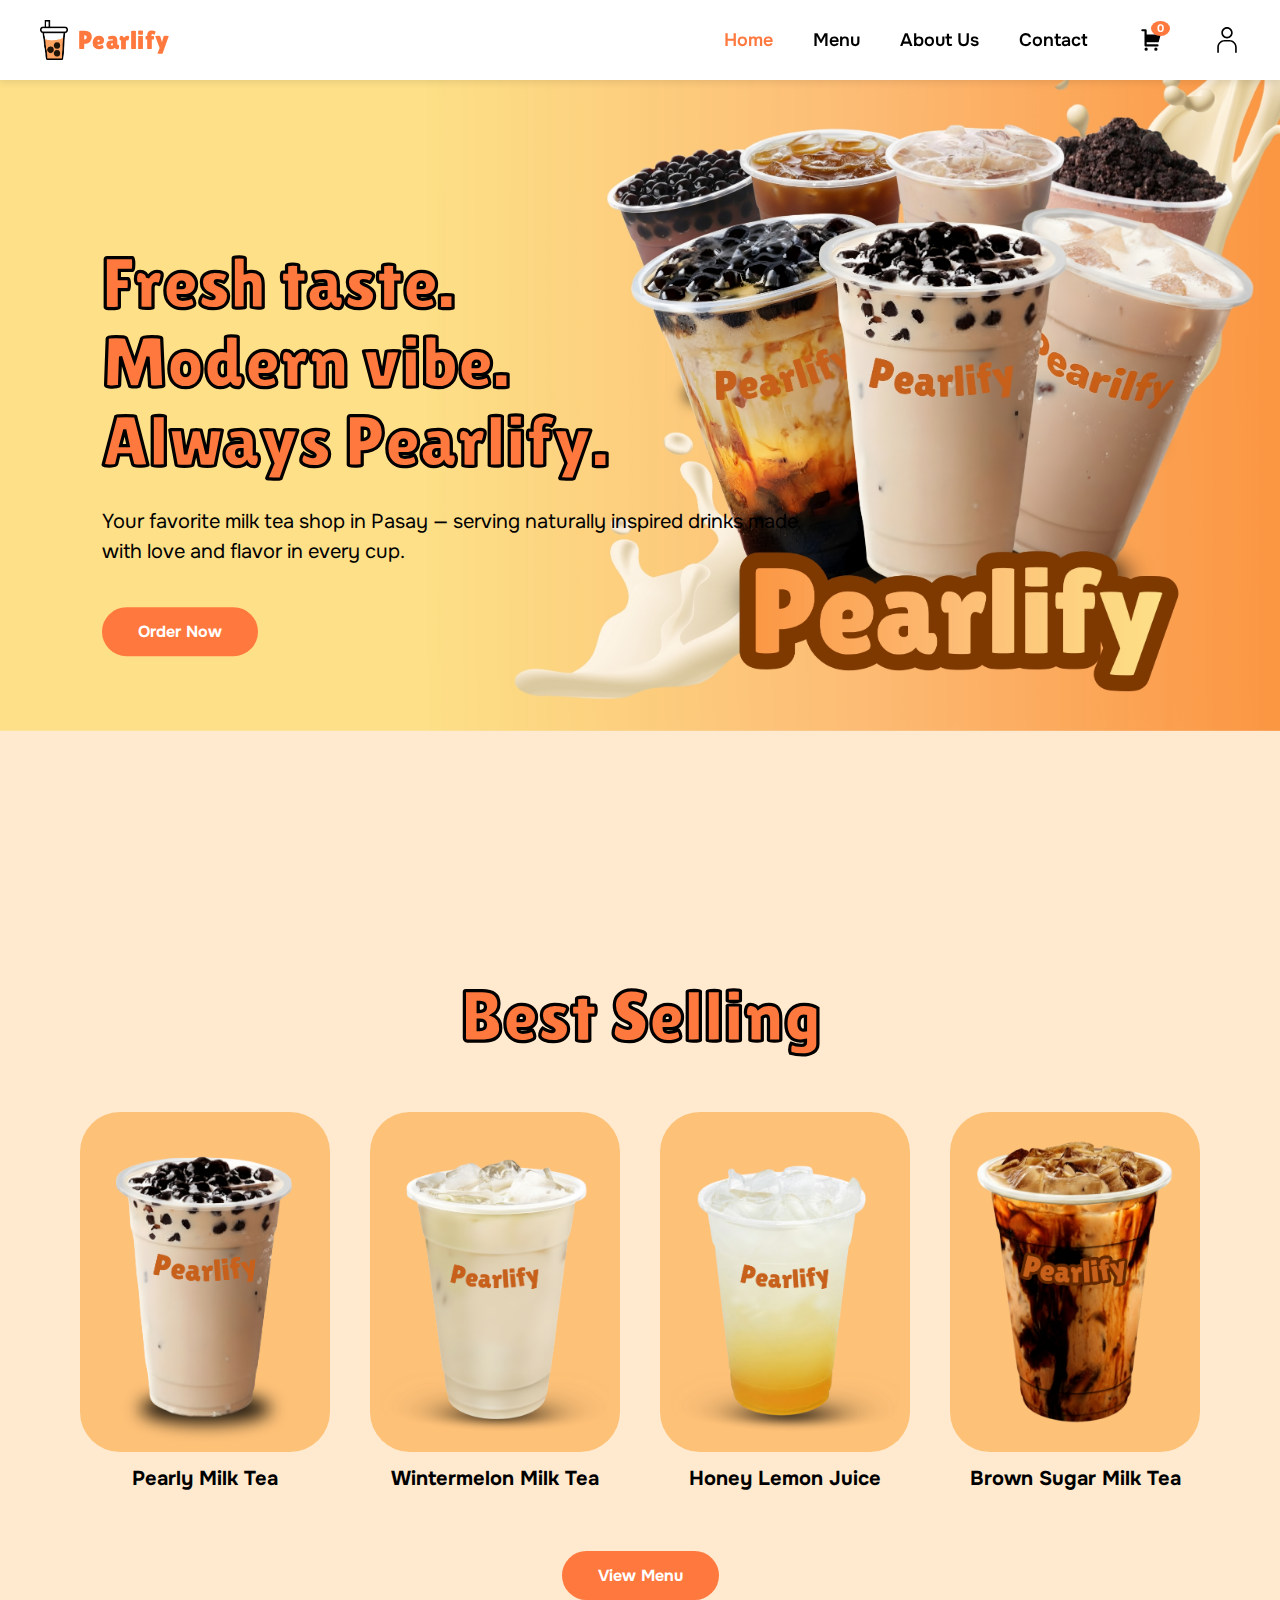
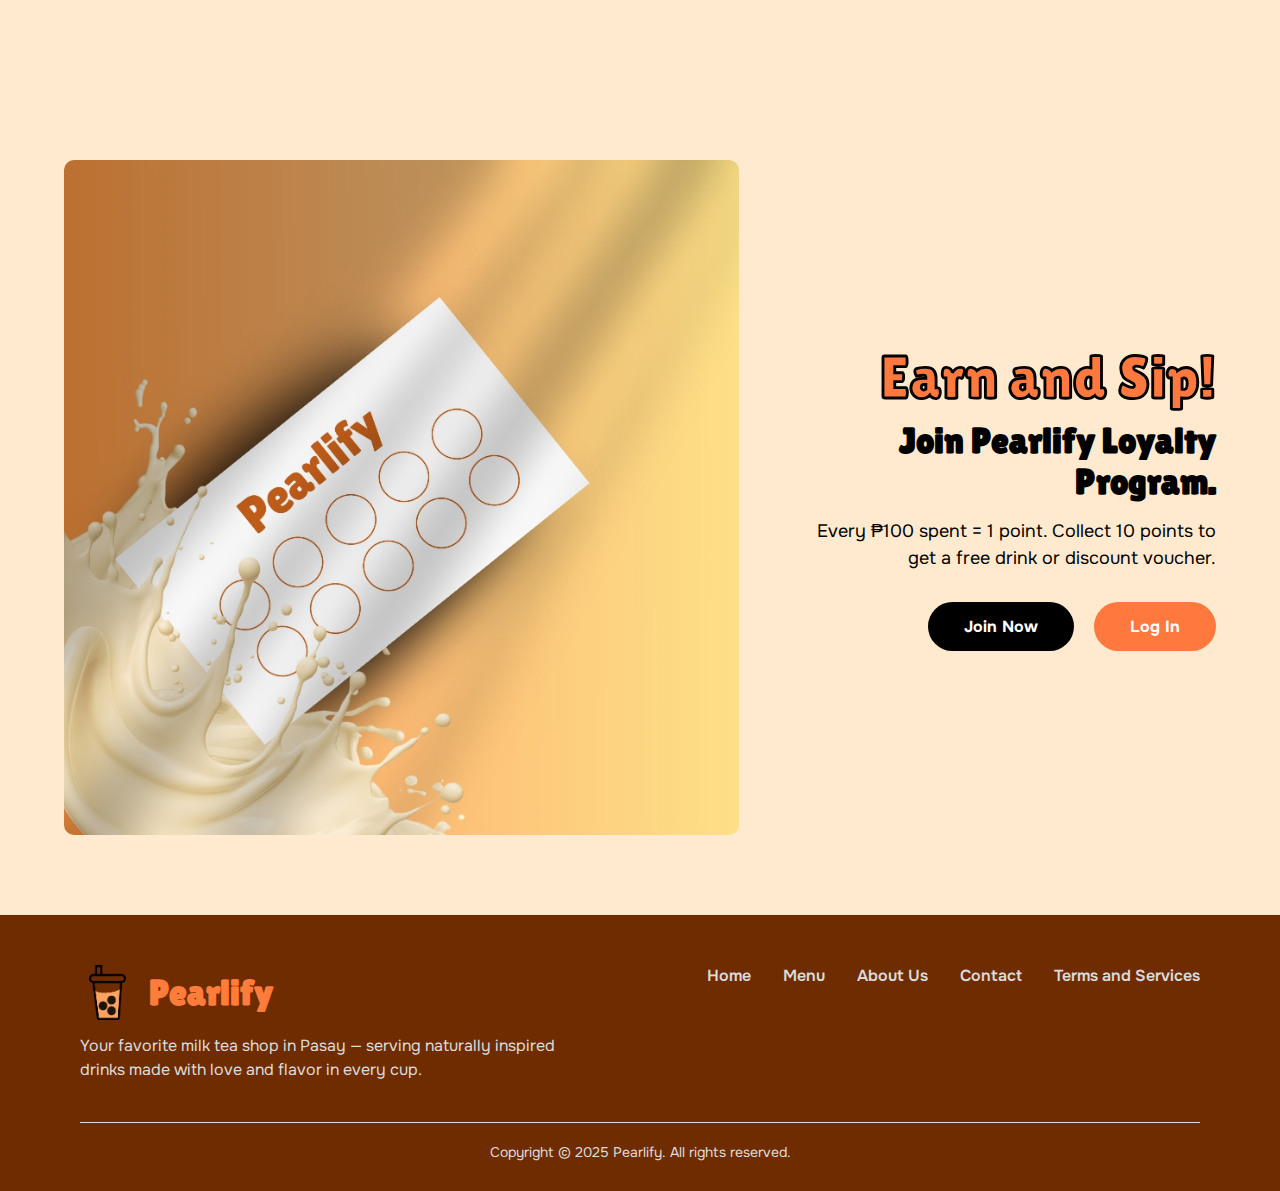
<file: HTML/index.html>
<!DOCTYPE html>
<html lang="en">
<head>
  <!-- ====== META & TITLE ====== -->
  <meta charset="UTF-8">
  <meta name="viewport" content="width=device-width, initial-scale=1.0">
  <title>Pearlify - Home</title>

  <!-- ====== FONTS & STYLES ====== -->
  <link href="https://fonts.googleapis.com/css2?family=Lilita+One&family=Onest:wght@400;700&display=swap" rel="stylesheet">
  <link rel="stylesheet" href="../CSS/header-footer.css">
  <link rel="stylesheet" href="../CSS/home.css">

  <!-- ====== FAVICON ====== -->
  <link rel="icon" href="../media/logo.png" type="image/png">
</head>

<body>

  <!-- ====== HEADER / NAVIGATION BAR (Loaded from header.html) ====== -->
  <div id="header"></div>

  <!-- ====== HERO SECTION (Main Banner) ====== -->
  <section class="hero">
    <img src="../media/hero page.jpg" alt="Hero Banner" class="hero-image">
    <div class="hero-content">
      <h1>Fresh taste.<br>Modern vibe.<br>Always Pearlify.</h1>
      <p>Your favorite milk tea shop in Pasay — serving naturally inspired drinks made with love and flavor in every cup.</p>
      <a href="menu.html" class="btn btn-orange">Order Now</a>
    </div>
  </section>

  <!-- ====== BEST SELLING SECTION ====== -->
  <section class="best-selling">
    <h2>Best Selling</h2>

    <!-- === Grid of Best-Selling Drinks === -->
    <div class="products-grid">
      <div class="product">
        <div class="product-box">
          <img src="../media/pearly top sellers (4).png" alt="Pearly Milk Tea">
        </div>
        <p>Pearly Milk Tea</p>
      </div>

      <div class="product">
        <div class="product-box">
          <img src="../media/winter top sellers (2).png" alt="Wintermelon Milk Tea">
        </div>
        <p>Wintermelon Milk Tea</p>
      </div>

      <div class="product">
        <div class="product-box">
          <img src="../media/honey lemon.png" alt="Honey Lemon Juice">
        </div>
        <p>Honey Lemon Juice</p>
      </div>

      <div class="product">
        <div class="product-box">
          <img src="../media/brown sugar.png" alt="Brown Sugar Milk Tea">
        </div>
        <p>Brown Sugar Milk Tea</p>
      </div>
    </div>

    <!-- === View Menu Button === -->
    <a href="menu.html" class="btn btn-orange">View Menu</a>
  </section>

  <!-- ====== LOYALTY PROGRAM SECTION ====== -->
  <section class="loyalty">
    <div class="loyalty-inner">

      <!-- === Left: Image === -->
      <div class="loyalty-image">
        <img src="../media/lyalty.jpg" alt="Loyalty Program">
      </div>

      <!-- === Right: Text Content === -->
      <div class="loyalty-text">
        <h2>Earn and Sip!</h2>
        <h3>Join Pearlify Loyalty Program.</h3>
        <p>Every ₱100 spent = 1 point. Collect 10 points to get a free drink or discount voucher.</p>

        <!-- === Buttons for Action === -->
        <div class="buttons">
          <a href="#" class="btn btn-black">Join Now</a>
          <a href="#" class="btn btn-orange">Log In</a>
        </div>
      </div>

    </div>
  </section>

  <!-- ====== FOOTER SECTION (Loaded from footer.html) ====== -->
  <div id="footer"></div>

  <!-- ====== LOAD HEADER & FOOTER ====== -->
<script src="../JS/header-footer.js"></script>

</body>

</html>
</file>
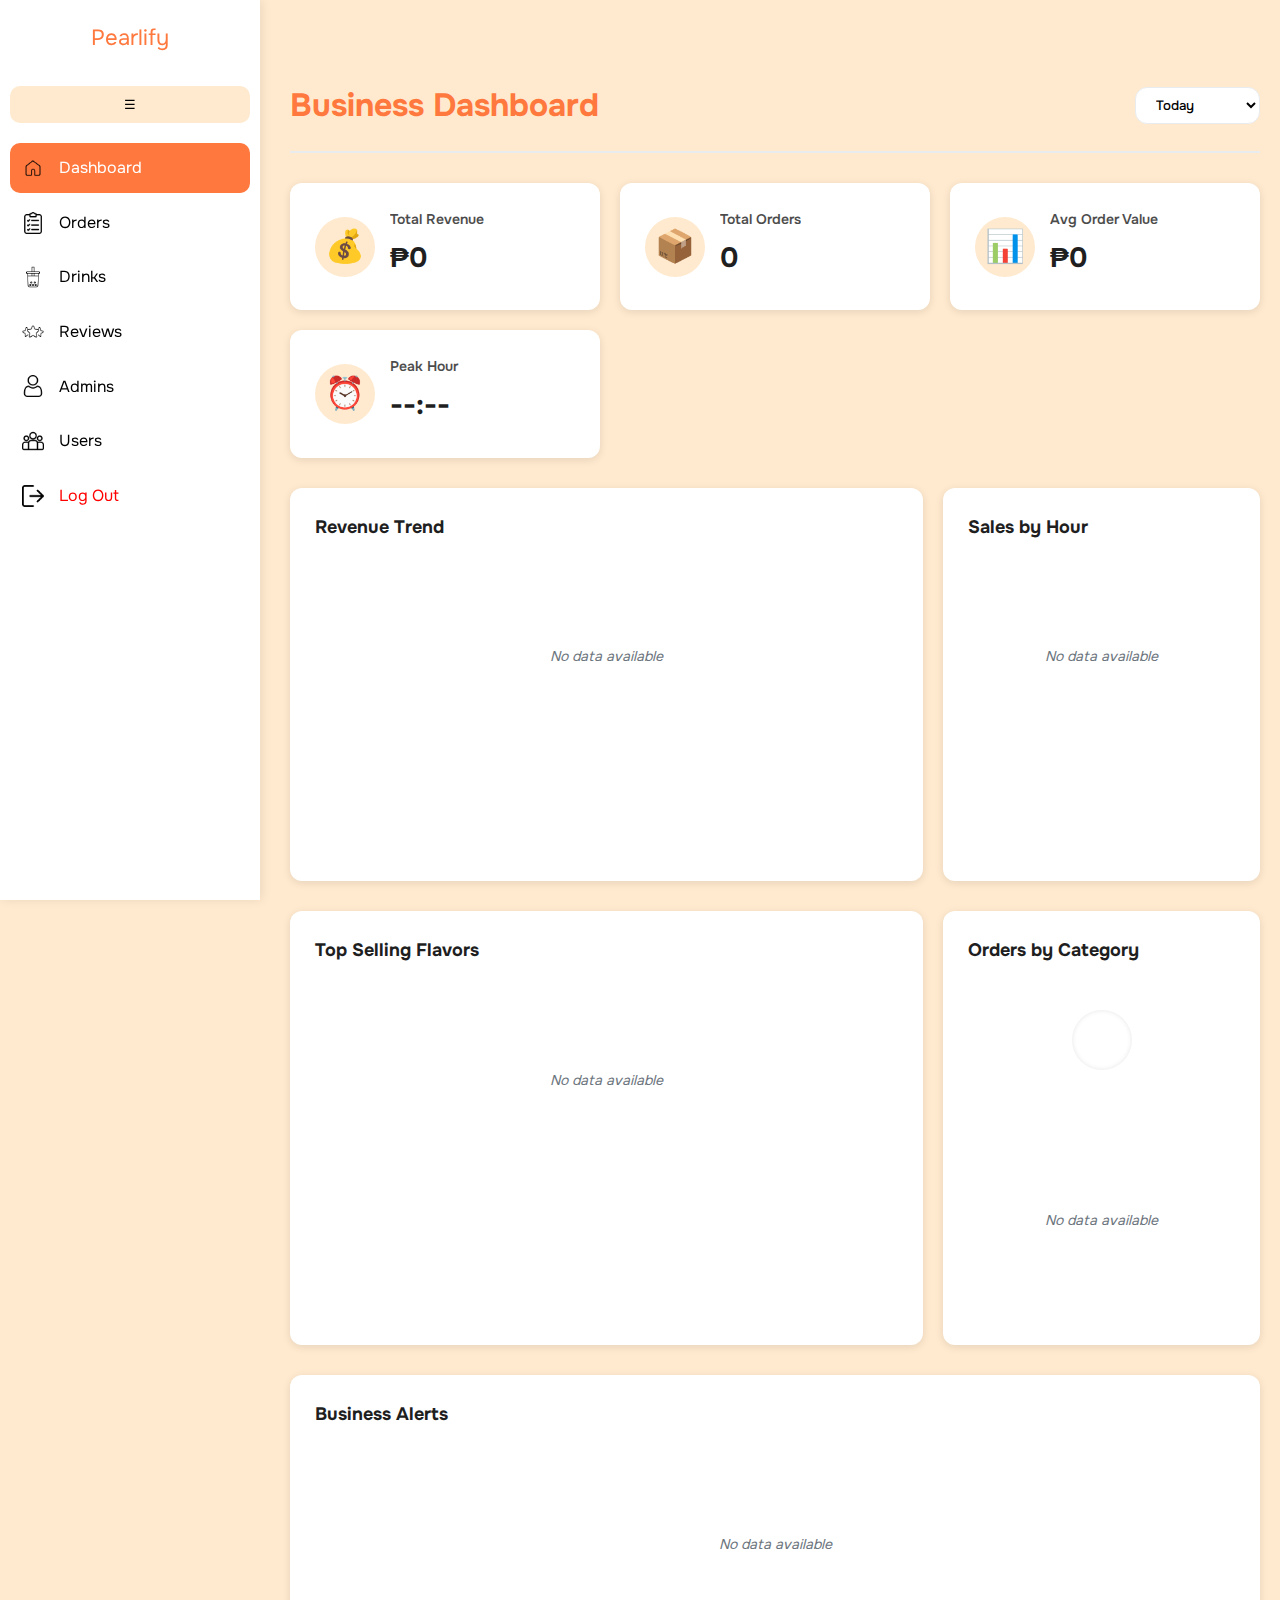
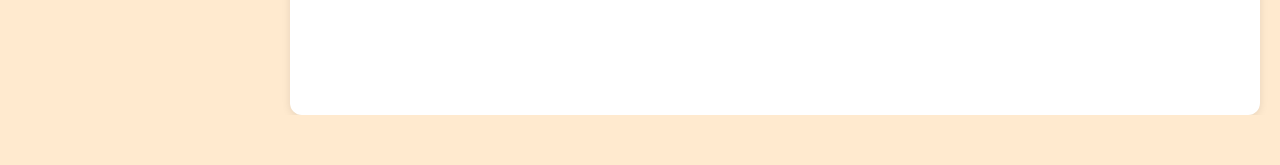
<file: HTML/admin-dashboard.html>
<!DOCTYPE html>
<html lang="en">
<head>
  <meta charset="UTF-8">
  <meta name="viewport" content="width=device-width, initial-scale=1.0">
  <title>Admin Dashboard | Pearlify</title>

  <!-- Sidebar CSS -->
  <link rel="stylesheet" href="../CSS/admin-sidebar.css">
  
  <!-- Dashboard CSS -->
  <link rel="stylesheet" href="../CSS/admin-dashboard.css">
  
  <!-- Google Fonts -->
  <link href="https://fonts.googleapis.com/css2?family=Onest:wght@300;400;500;600;700;800&display=swap" rel="stylesheet">
</head>

<body>
  <div id="sidebar"></div>

  <main class="admin-dashboard">
    <!-- Dashboard Header -->
    <div class="dashboard-header">
      <h1>Business Dashboard</h1>
      <div class="date-filter">
        <select id="time-period">
          <option value="today">Today</option>
          <option value="week">This Week</option>
          <option value="month">This Month</option>
          <option value="all">All Time</option>
        </select>
      </div>
    </div>

    <!-- Key Metrics Cards -->
    <div class="metrics-grid">
      <!-- Total Revenue -->
      <div class="metric-card">
        <div class="metric-icon">💰</div>
        <div class="metric-info">
          <h3>Total Revenue</h3>
          <div class="metric-value">₱0</div>
          <div class="metric-trend" style="display: none;">No data</div>
        </div>
      </div>

      <!-- Total Orders -->
      <div class="metric-card">
        <div class="metric-icon">📦</div>
        <div class="metric-info">
          <h3>Total Orders</h3>
          <div class="metric-value">0</div>
          <div class="metric-trend" style="display: none;">No data</div>
        </div>
      </div>

      <!-- Average Order Value -->
      <div class="metric-card">
        <div class="metric-icon">📊</div>
        <div class="metric-info">
          <h3>Avg Order Value</h3>
          <div class="metric-value">₱0</div>
          <div class="metric-trend" style="display: none;">No data</div>
        </div>
      </div>

      <!-- Peak Hour -->
      <div class="metric-card">
        <div class="metric-icon">⏰</div>
        <div class="metric-info">
          <h3>Peak Hour</h3>
          <div class="metric-value">--:--</div>
          <div class="metric-trend" style="display: none;">No data</div>
        </div>
      </div>
    </div>

    <!-- Charts Section -->
    <div class="charts-grid">
      <!-- Revenue Trend - Line Chart -->
      <div class="chart-card">
        <h3>Revenue Trend</h3>
        <div class="revenue-chart-container">
          <div class="no-data">No revenue data available</div>
        </div>
      </div>

      <!-- Today's Sales by Hour - Fixed Bar Chart -->
      <div class="chart-card">
        <h3>Sales by Hour</h3>
        <div class="hourly-sales-container">
          <div class="no-data">No hourly sales data</div>
        </div>
      </div>
    </div>

    <!-- Flavors & Categories Section -->
    <div class="flavors-categories-grid">
      <!-- Top Selling Flavors -->
      <div class="chart-card">
        <h3>Top Selling Flavors</h3>
        <div class="flavors-chart-container">
          <div class="flavors-chart">
            <div class="no-data">No sales data available</div>
          </div>
        </div>
      </div>

      <!-- Orders by Category -->
      <div class="chart-card">
        <h3>Orders by Category</h3>
        <div class="categories-container">
          <div class="pie-chart-container">
            <div class="pie-chart-visual">
              <div class="pie-center"></div>
            </div>
            <div class="pie-legend">
              <div class="no-data">No category data</div>
            </div>
          </div>
        </div>
      </div>
    </div>

    <!-- Alerts Section -->
    <div class="chart-card">
      <h3>Business Alerts</h3>
      <div class="alert-list">
        <div class="alert info">📊 No sales data available for the selected period</div>
      </div>
    </div>
  </main>

  <script src="../JS/admin-dashboard.js"></script>
  <script src="../JS/admin-sidebar.js"></script>
</body>
</html>
</file>
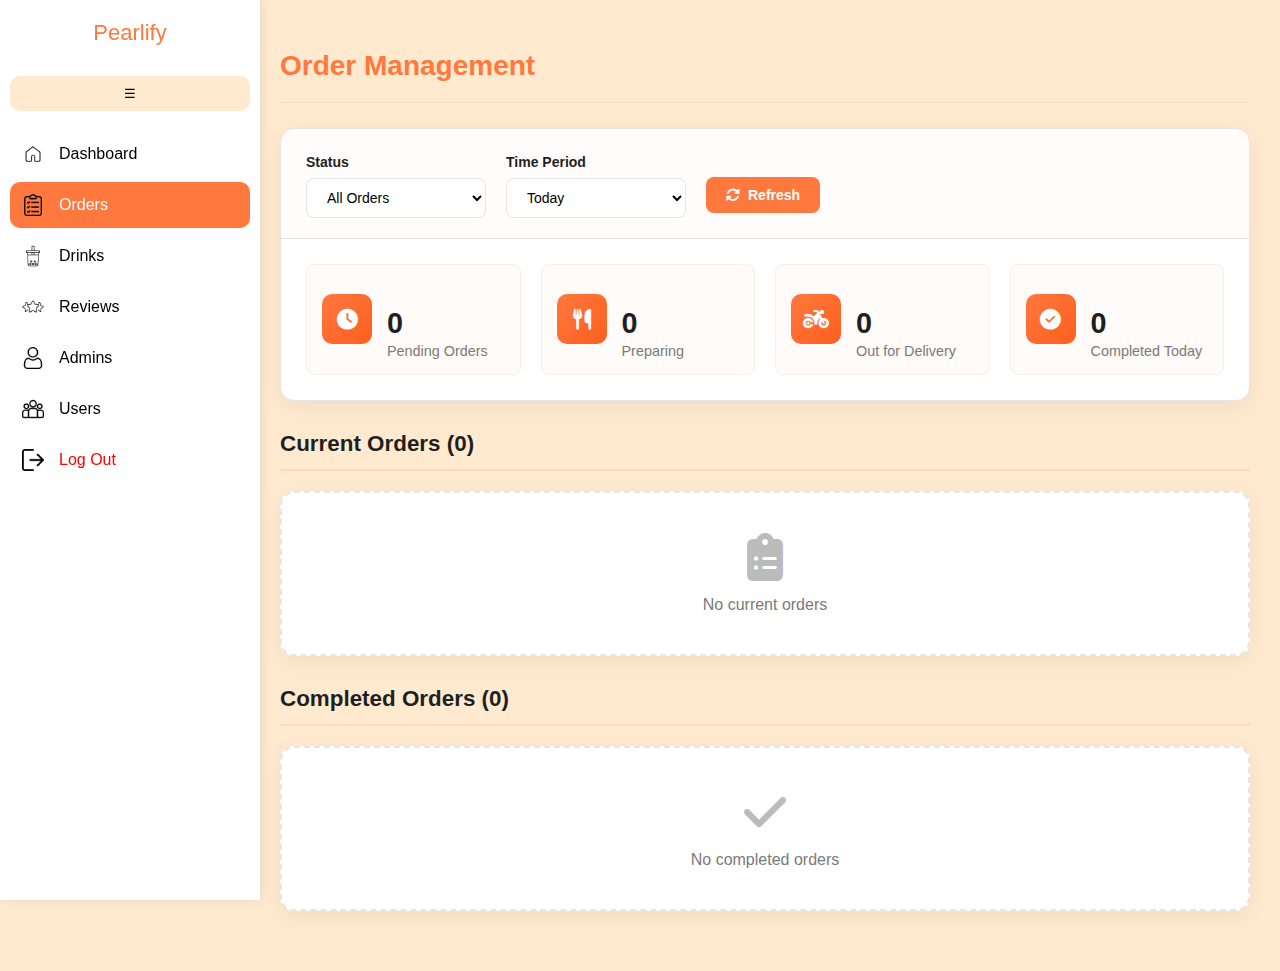
<file: HTML/admin-orders.html>
<!DOCTYPE html>
<html lang="en">
<head>
    <meta charset="UTF-8">
    <meta name="viewport" content="width=device-width, initial-scale=1.0">
    <title>Pearlify - Order Management</title>
    
    <link rel="stylesheet" href="../CSS/admin-sidebar.css">
    <link rel="stylesheet" href="../CSS/admin-orders.css">
    <link rel="stylesheet" href="https://cdnjs.cloudflare.com/ajax/libs/font-awesome/6.4.0/css/all.min.css">
</head>
<body>
    <div id="sidebar"></div>

    <main class="admin-dashboard">
        <!-- Simple Header -->
        <div class="dashboard-header">
            <h1>Order Management</h1>
        </div>

        <!-- ONE CONTAINER for Filters & Stats -->
        <div class="dashboard-controls">
            <!-- Filters Section -->
            <div class="controls-filters">
                <div class="filter-row">
                    <div class="filter-group">
                        <label>Status</label>
                        <select id="status-filter">
                            <option value="all">All Orders</option>
                            <option value="order_received">Order Received</option>
                            <option value="preparing">Preparing</option>
                            <option value="out_for_delivery">Out for Delivery</option>
                            <option value="delivered">Delivered</option>
                            <option value="cancelled">Cancelled</option>
                        </select>
                    </div>
                    
                    <div class="filter-group">
                        <label>Time Period</label>
                        <select id="time-filter">
                            <option value="today">Today</option>
                            <option value="week">This Week</option>
                            <option value="month">This Month</option>
                            <option value="all">All Time</option>
                        </select>
                    </div>
                    
                    <button id="refresh-btn" class="btn-refresh">
                        <i class="fas fa-sync-alt"></i> Refresh
                    </button>
                </div>
            </div>
            
            <!-- Stats Section -->
            <div class="controls-stats">
                <div class="stat-card">
                    <div class="stat-icon"><i class="fas fa-clock"></i></div>
                    <div class="stat-info">
                        <h3 id="pending-count">0</h3>
                        <p>Pending Orders</p>
                    </div>
                </div>
                <div class="stat-card">
                    <div class="stat-icon"><i class="fas fa-utensils"></i></div>
                    <div class="stat-info">
                        <h3 id="preparing-count">0</h3>
                        <p>Preparing</p>
                    </div>
                </div>
                <div class="stat-card">
                    <div class="stat-icon"><i class="fas fa-motorcycle"></i></div>
                    <div class="stat-info">
                        <h3 id="delivery-count">0</h3>
                        <p>Out for Delivery</p>
                    </div>
                </div>
                <div class="stat-card">
                    <div class="stat-icon"><i class="fas fa-check-circle"></i></div>
                    <div class="stat-info">
                        <h3 id="completed-count">0</h3>
                        <p>Completed Today</p>
                    </div>
                </div>
            </div>
        </div>

        <!-- Orders Container -->
        <div class="orders-container">
            <div class="section-header">
                <h2>Current Orders (<span id="current-orders-count">0</span>)</h2>
            </div>
            
            <div id="current-orders" class="orders-grid">
                <!-- Orders will be loaded by JavaScript -->
            </div>

            <div class="section-header">
                <h2>Completed Orders (<span id="delivered-count">0</span>)</h2>
            </div>
            
            <div id="delivered-orders" class="orders-grid">
                <!-- Orders will be loaded by JavaScript -->
            </div>
        </div>

        <!-- Timeline Modal -->
        <div id="timeline-modal" class="modal">
            <div class="modal-content">
                <div class="modal-header">
                    <h3>Order Timeline</h3>
                    <button class="close-modal">&times;</button>
                </div>
                <div class="modal-body">
                    <div class="timeline-header">
                        <h4 id="timeline-order-id"></h4>
                        <p id="timeline-customer"></p>
                    </div>
                    <div class="timeline-container" id="timeline-content"></div>
                </div>
                <div class="modal-footer">
                    <button class="btn-secondary close-modal">Close</button>
                </div>
            </div>
        </div>

        <!-- Cancel Modal -->
        <div id="cancel-modal" class="modal">
            <div class="modal-content">
                <div class="modal-header">
                    <h3>Cancel Order</h3>
                    <button class="close-modal">&times;</button>
                </div>
                <div class="modal-body">
                    <p>Order: <strong id="cancel-order-id"></strong></p>
                    <p>Customer: <strong id="cancel-customer-name"></strong></p>
                    
                    <div class="form-group">
                        <label for="cancel-reason">Reason for Cancellation:</label>
                        <select id="cancel-reason" class="form-control">
                            <option value="">Select a reason</option>
                            <option value="invalid_info">Invalid customer information</option>
                            <option value="out_of_stock">Out of stock</option>
                            <option value="delivery_area">Delivery area not covered</option>
                            <option value="payment_issue">Payment issue</option>
                            <option value="prank_order">Prank/fake order</option>
                        </select>
                    </div>
                    
                    <div class="form-group">
                        <label for="cancel-notes">Additional Notes (optional):</label>
                        <textarea id="cancel-notes" class="form-control" rows="3" placeholder="Add any additional notes..."></textarea>
                    </div>
                </div>
                <div class="modal-footer">
                    <button class="btn-secondary close-modal">Go Back</button>
                    <button id="confirm-cancel-btn" class="btn-danger">Cancel Order</button>
                </div>
            </div>
        </div>
    </main>

    <script src="../JS/admin-sidebar.js"></script>
    <script src="../JS/admin-orders.js"></script>
</body>
</html>
</file>
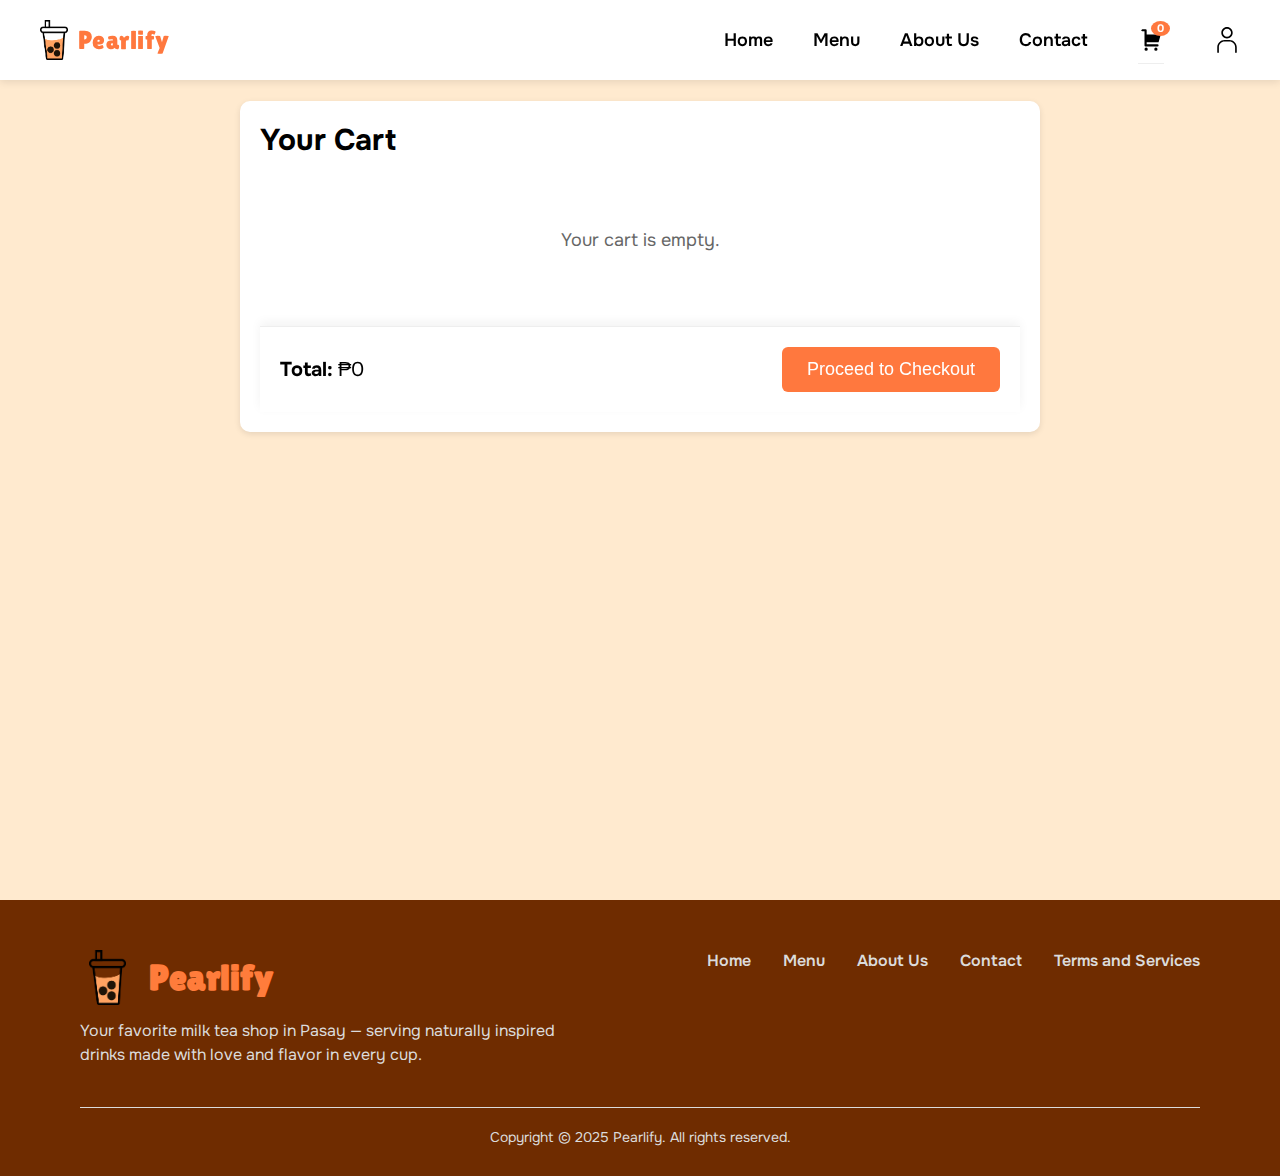
<file: HTML/cart.html>
<!DOCTYPE html>
<html lang="en">
<head>
  <meta charset="UTF-8">
  <meta name="viewport" content="width=device-width, initial-scale=1.0">
  <title>Your Cart | Pearlify</title>
  <link rel="stylesheet" href="../CSS/cart.css">

</head>

<body>
  <div id="header"></div>

  <main class="cart-page">
    <h1>Your Cart</h1>
    <div class="cart-container-wrapper">
    <div class="cart-container">
        <h1 class="cart-title">Your Cart</h1>
      <div id="empty-cart" class="empty">Your cart is empty.</div>

      <div id="cart-items" class="cart-items"></div>

      <div class="cart-summary">
        <p><strong>Total:</strong> <span id="cart-total">₱0</span></p>
        <button id="checkout-btn">Proceed to Checkout</button>
      </div>
      </div>
    </div>
  </main>

  <div id="footer"></div>

  <script src="../JS/header-footer.js"></script>
  <script src="../JS/cart.js"></script>
</body>
</html>
</file>
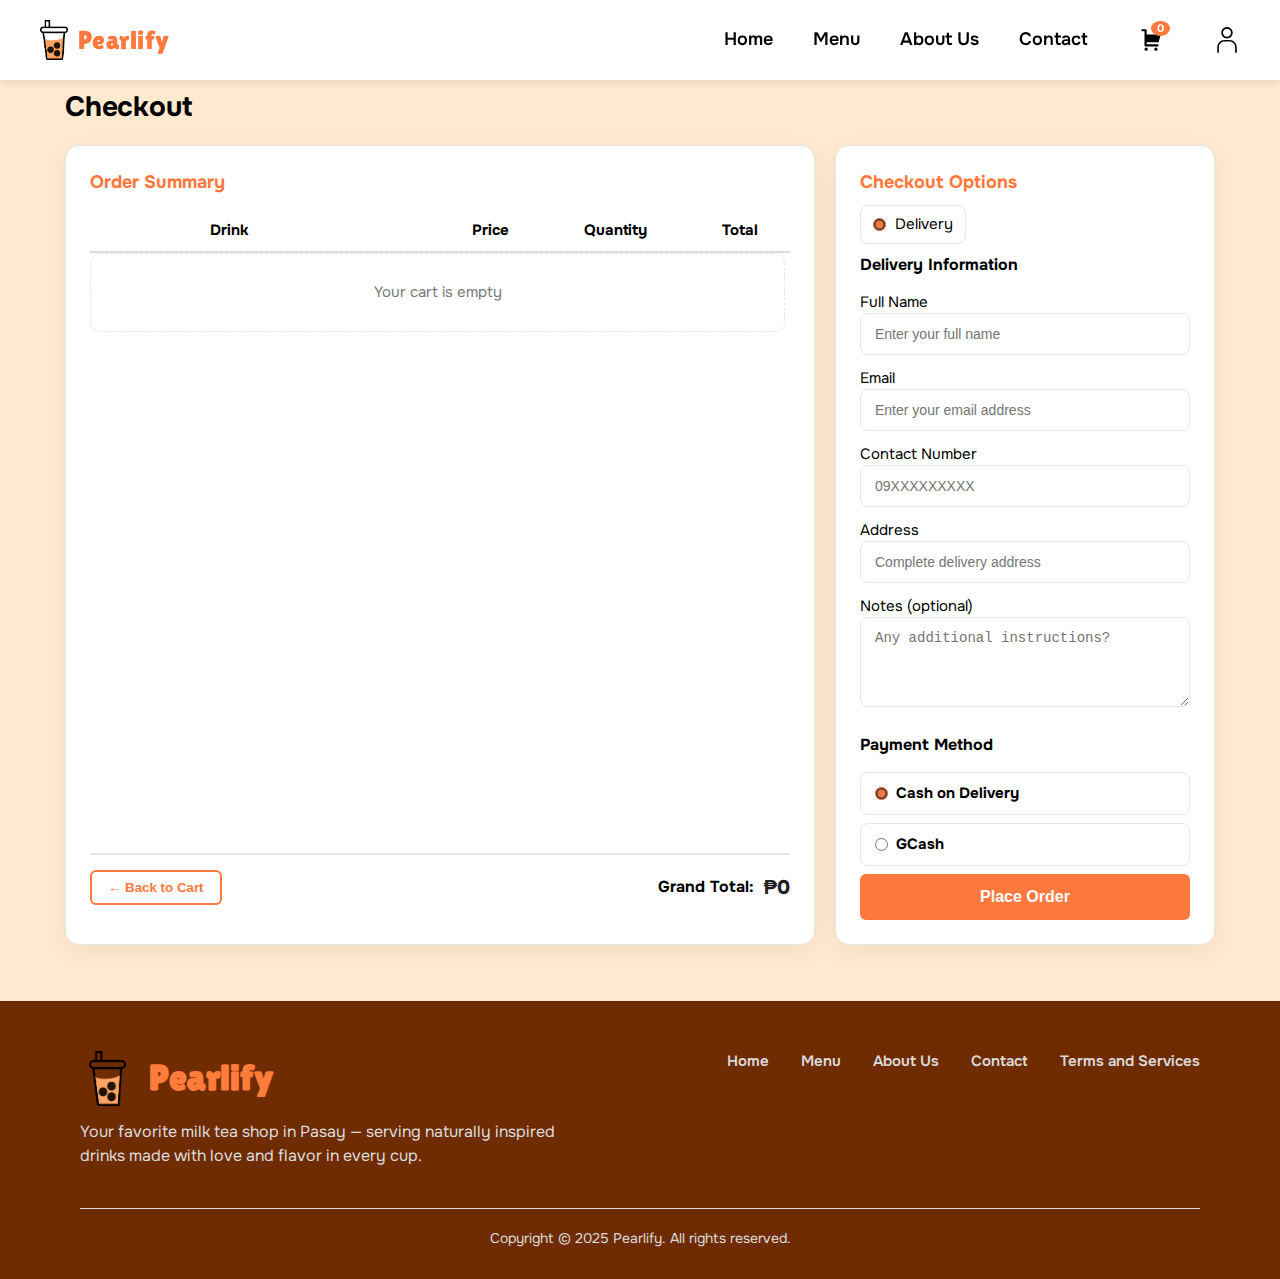
<file: HTML/checkout.html>
<!DOCTYPE html>
<html lang="en">
<head>
  <meta charset="UTF-8">
  <meta name="viewport" content="width=device-width, initial-scale=1.0">
  <title>Checkout | Pearlify</title>
  <link rel="stylesheet" href="../CSS/checkout.css">
</head>
<body>

  <div id="header"></div>

  <main class="checkout-page">
    <h1>Checkout</h1>

    <div class="checkout-container">
<!-- LEFT: ORDER SUMMARY -->
<div class="order-summary">
  <h2>Order Summary</h2>

  <!-- Column Labels -->
  <div class="order-header">
    <span class="col-drink">Drink</span>
    <span class="col-price">Price</span>
    <span class="col-qty">Quantity</span>
    <span class="col-total">Total</span>
  </div>

  <div id="order-items">
    <!-- Cart items will be loaded here by JavaScript -->
  </div>

  <!-- NEW: Separate Grand Total Container -->
  <div class="order-summary-footer">
    <div class="grand-total-container">
      <span class="grand-total-label">Grand Total:</span>
      <span class="grand-total-amount" id="grand-total">₱0</span>
    </div>
    <button class="back-to-cart-btn" onclick="window.location.href='cart.html'">
      ← Back to Cart
    </button>
  </div>
</div>
      <!-- RIGHT: CHECKOUT FORM -->
      <div class="checkout-form">
        <h2>Checkout Options</h2>

        <div class="option-group">
  <label>
    <input type="radio" name="orderType" value="delivery" checked>
    Delivery
  </label>
</div>

<!-- Delivery form -->
<div id="delivery-info">
  <h3 id="delivery-info-text">Delivery Information</h3>
  
  <label class="field full-name">
    Full Name
    <input type="text" id="fullName" placeholder="Enter your full name" required>
  </label>

  <label class="field email">
    Email
    <input type="email" id="email" placeholder="Enter your email address" required>
  </label>

  <label class="field contact">
    Contact Number
    <input type="text" id="contact" placeholder="09XXXXXXXXX" required>
  </label>

  <label class="field address">
    Address
    <input type="text" id="address" placeholder="Complete delivery address" required>
  </label>

  <label class="field notes">
    Notes (optional)
    <textarea id="notes" placeholder="Any additional instructions?"></textarea>
  </label>

</div>


<!-- Payment method -->
<div class="payment-method">
  <h3>Payment Method</h3>
  <label><input type="radio" name="payment" value="cod" checked> Cash on Delivery</label>
  <label><input type="radio" name="payment" value="gcash"> GCash</label>
</div>

<!-- CTA -->
<button id="place-order-btn">Place Order</button>

      </div>
    </div>
  </main>

  <div id="footer"></div>

  <script src="../JS/header-footer.js"></script>
  <script src="../JS/checkout.js"></script>
</body>
</html>
</file>
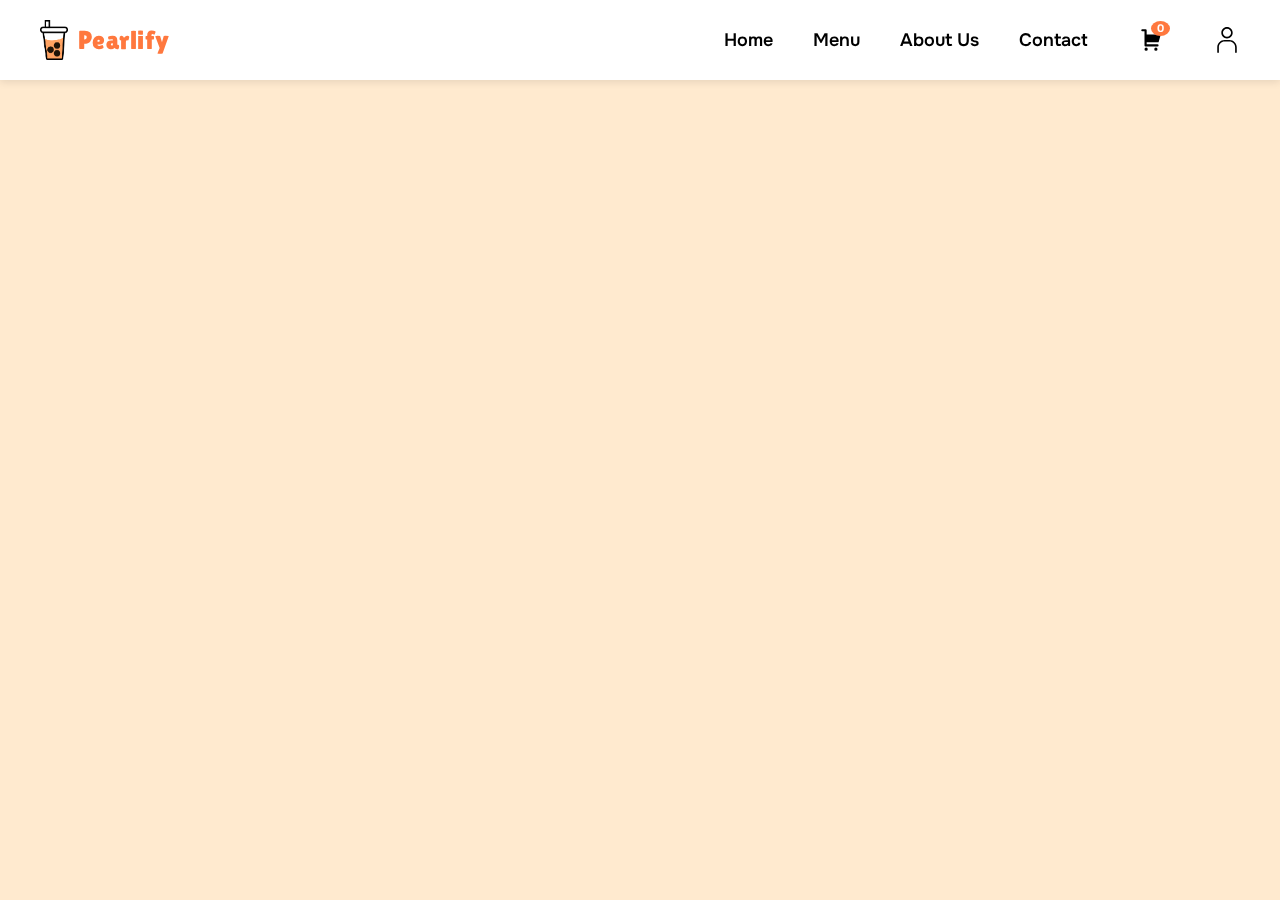
<file: HTML/header.html>
<!DOCTYPE html>
<html lang="en">
<head>
  <!-- ====== META & TITLE ====== -->
  <meta charset="UTF-8">
  <meta name="viewport" content="width=device-width, initial-scale=1.0">
  <title>Pearlify - Home</title>

  <!-- ====== FONTS & STYLES ====== -->
  <link href="https://fonts.googleapis.com/css2?family=Lilita+One&family=Onest:wght@400;700&display=swap" rel="stylesheet">
  <link rel="stylesheet" href="../CSS/header-footer.css">

  <!-- ====== FAVICON ====== -->
  <link rel="icon" href="../media/logo.png" type="image/png">
</head>

<body>

  <!-- ====== HEADER / NAVIGATION BAR ====== -->
  <header class="site-header">
    <div class="header-inner">

      <!-- === Brand Logo + Name === -->
      <div class="brand">
        <img src="../media/logo.png" alt="Pearlify Logo" class="logo">
        <span class="brand-text">Pearlify</span>
      </div>

      <!-- === Navigation Links === -->
      <nav class="main-nav">
        <ul>
          <li><a href="index.html">Home</a></li>
          <li><a href="menu.html">Menu</a></li>
          <li><a href="about us.html#about">About Us</a></li>
          <li><a href="#contact">Contact</a></li>
          <li class="cart-item">
            <a href="cart.html" class="cart-link">
              <img src="../media/cart.svg" alt="Cart" class="nav-icon">
              <span class="cart-count" id="cart-count">0</span>
            </a>
          </li>
          <li>
            <a href="account.html">
              <img src="../media/account.svg" alt="Account" class="nav-icon">
            </a>
          </li>
        </ul>
      </nav>

    </div>
  </header>

</body>
</html>
</file>
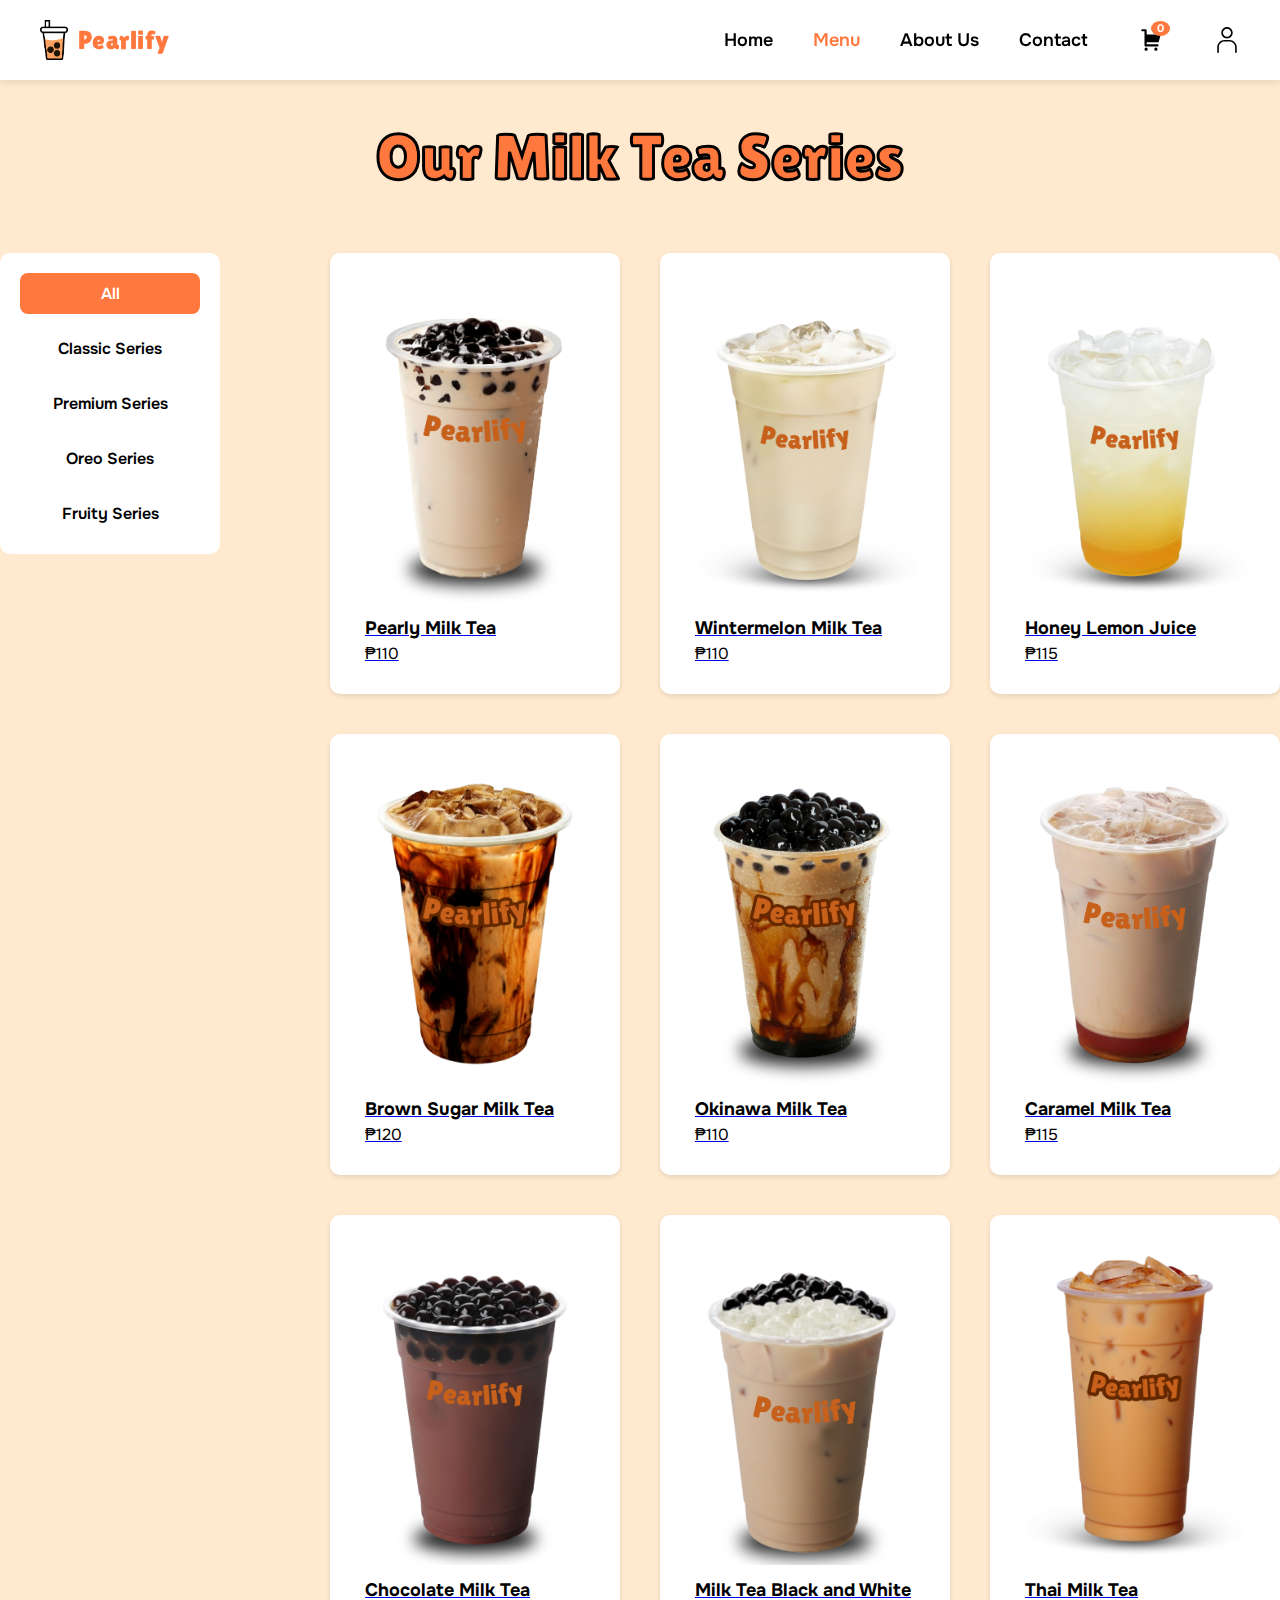
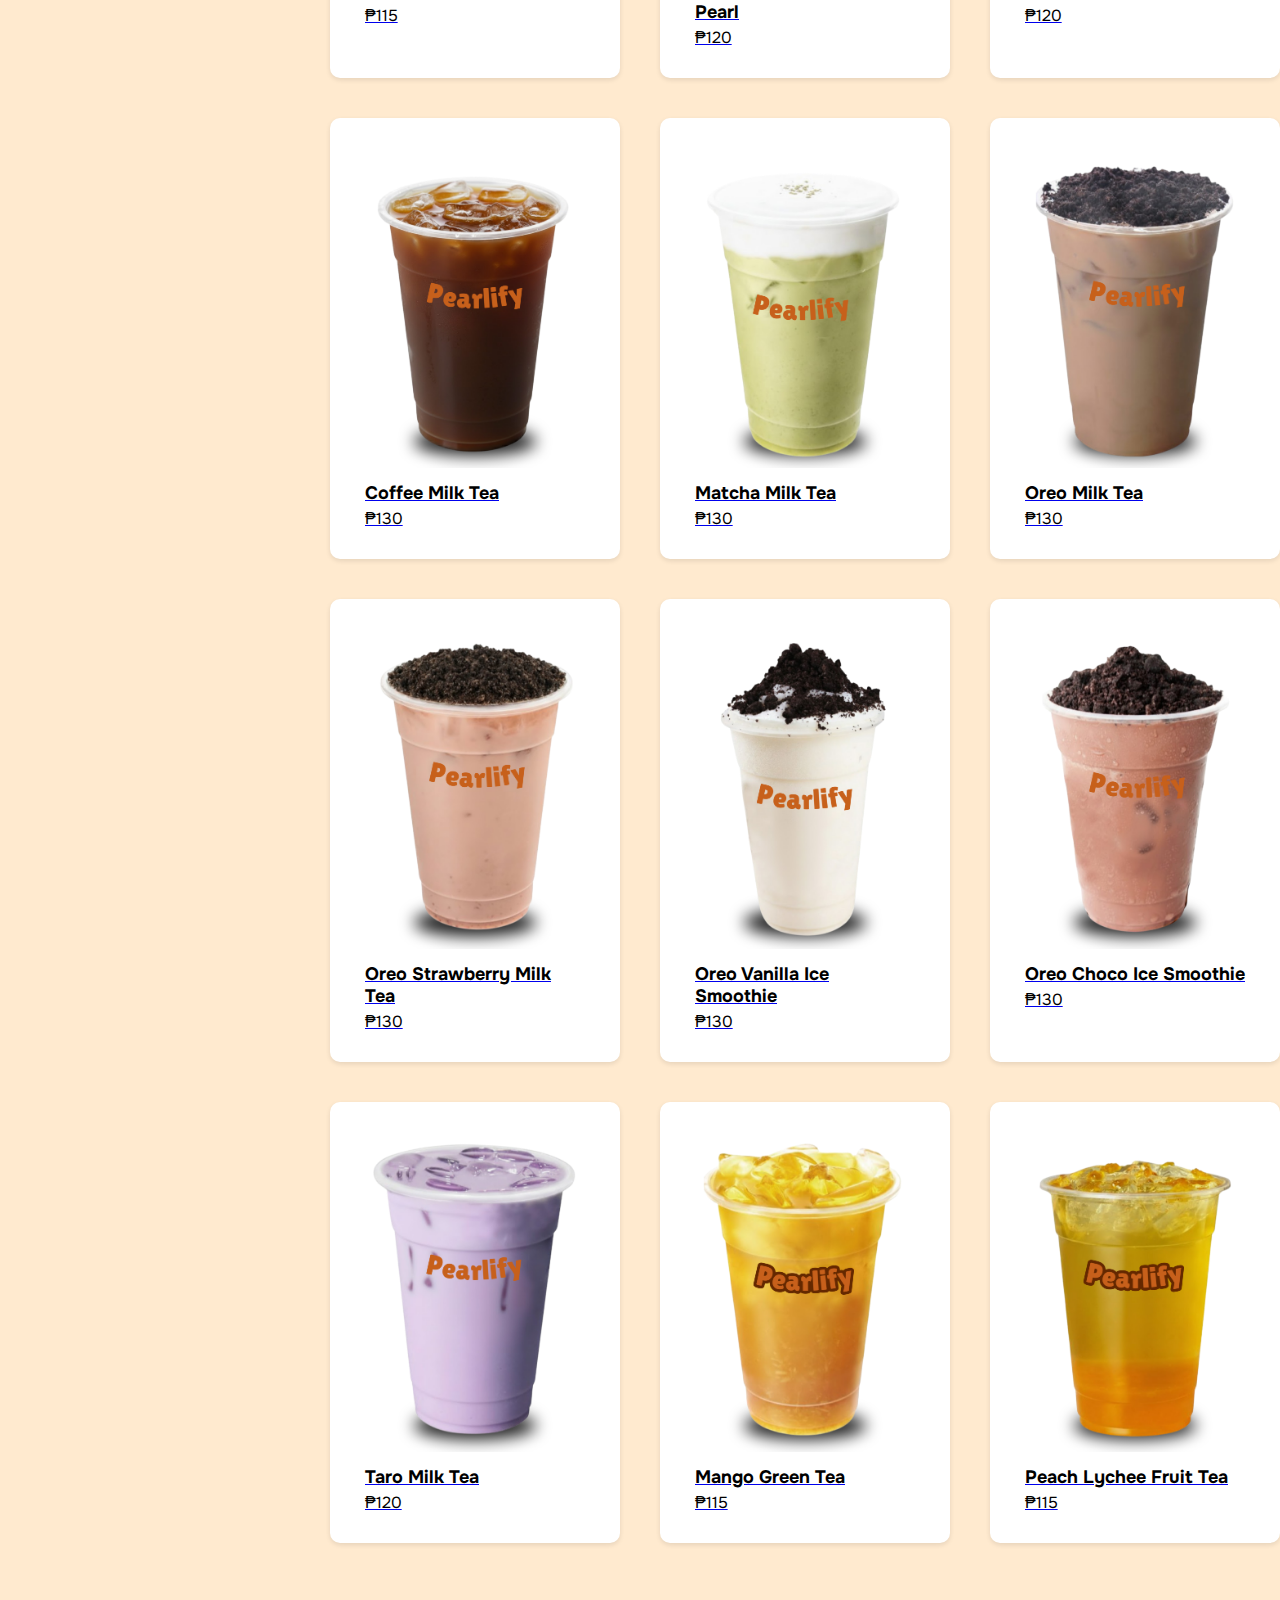
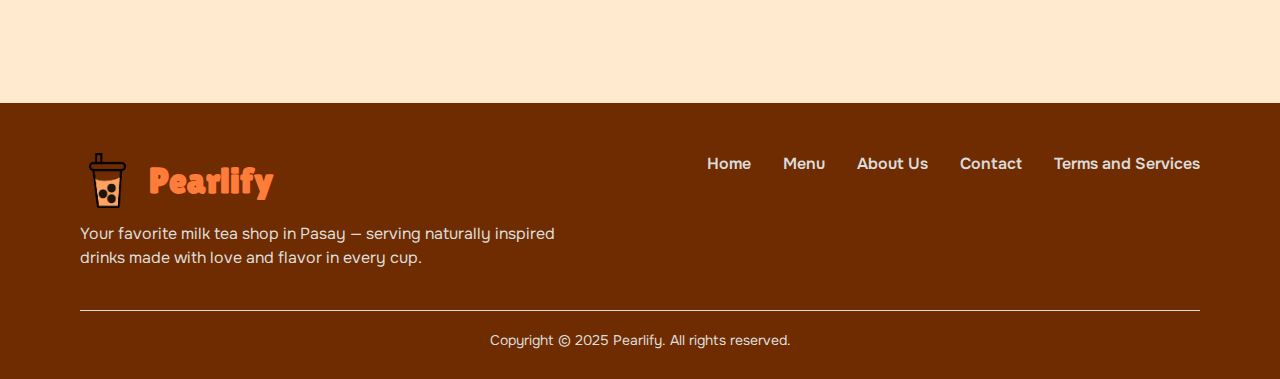
<file: HTML/menu.html>
<!DOCTYPE html>
<html lang="en">
<head>
  <meta charset="UTF-8">
  <meta name="viewport" content="width=device-width, initial-scale=1.0">
  <title>Pearlify - Menu</title>
  <link href="https://fonts.googleapis.com/css2?family=Lilita+One&family=Onest:wght@400;700&display=swap" rel="stylesheet">
  <link rel="stylesheet" href="../CSS/menu.css">
  <link rel="icon" href="../media/logo.png" type="image/png">
</head>

<body>
  <!-- Navigation -->
   <div id="header"></div>

  <!-- Menu Content -->
  <main class="menu-main">
    <h1 class="menu-title">Our Milk Tea Series</h1>

    <div class="menu-layout">
      <!-- Sidebar -->
      <aside class="menu-sidebar">
        <ul>
          <li class="active" data-filter="all">All</li>
          <li data-filter="classic">Classic Series</li>
          <li data-filter="premium">Premium Series</li>
          <li data-filter="oreo">Oreo Series</li>
          <li data-filter="fruity">Fruity Series</li>
        </ul>
      </aside>

      <!-- Product grid -->
      <section class="menu-products">
        <div class="menu-grid">

          <a href="product.html?id=pearly-milk-tea" class="menu-item classic">
            <img src="../media/pearly top sellers (4).png" alt="Pearly Milk Tea">
            <div class="info">
              <p class="name">Pearly Milk Tea</p>
              <p class="price">₱110</p>
            </div>
          </a>

          <a href="product.html?id=wintermelon-milk-tea" class="menu-item classic">
            <img src="../media/winter top sellers (2).png" alt="Wintermelon Milk Tea">
            <div class="info">
              <p class="name">Wintermelon Milk Tea</p>
              <p class="price">₱110</p>
            </div>
        </a>

          <a href="product.html?id=honey-lemon-juice" class="menu-item fruity">
            <img src="../media/honey lemon.png" alt="Honey Lemon Juice">
            <div class="info">
              <p class="name">Honey Lemon Juice</p>
              <p class="price">₱115</p>
            </div>
          </a>

          <a href="product.html?id=brown-sugar-milk-tea" class="menu-item premium">
            <img src="../media/brown sugar.png" alt="Brown Sugar Milk Tea">
            <div class="info">
              <p class="name">Brown Sugar Milk Tea</p>
              <p class="price">₱120</p>
            </div>
          </a>

          <a href="product.html?id=okinawa-milk-tea" class="menu-item classic">
            <img src="../media/okinawa.png" alt="Okinawa Milk Tea">
            <div class="info">
              <p class="name">Okinawa Milk Tea</p>
              <p class="price">₱110</p>
            </div>
          </a>

          <a href="product.html?id=caramel-milk-tea" class="menu-item classic">
            <img src="../media/Caramel Milk Tea.png" alt="Caramel Milk Tea">
            <div class="info">
              <p class="name">Caramel Milk Tea</p>
              <p class="price">₱115</p>
            </div>
          </a>

          <a href="product.html?id=chocolate-milk-tea" class="menu-item classic premium">
            <img src="../media/Chocolate Milk Tea.png" alt="Chocolate Milk Tea">
            <div class="info">
              <p class="name">Chocolate Milk Tea</p>
              <p class="price">₱115</p>
            </div>
          </a>

          <a href="product.html?id=milk-tea-black-white-pearl" class="menu-item premium">
            <img src="../media/Milktea Black and White Pearl.png" alt="Milk Tea Black and White Pearl">
            <div class="info">
              <p class="name">Milk Tea Black and White Pearl</p>
              <p class="price">₱120</p>
            </div>
          </a>

          <a href="product.html?id=thai-milk-tea" class="menu-item premium">
            <img src="../media/thai milk tea.png" alt="Thai Milk Tea">
            <div class="info">
              <p class="name">Thai Milk Tea</p>
              <p class="price">₱120</p>
            </div>
          </a>

          <a href="product.html?id=coffee-milk-tea" class="menu-item premium">
            <img src="../media/coffee.png" alt="Coffee Milk Tea">
            <div class="info">
              <p class="name">Coffee Milk Tea</p>
              <p class="price">₱130</p>
            </div>
          </a>

          <a href="product.html?id=matcha-milk-tea" class="menu-item premium">
            <img src="../media/matcha.png" alt="Matcha Milk Tea">
            <div class="info">
              <p class="name">Matcha Milk Tea</p>
              <p class="price">₱130</p>
            </div>
          </a>

          <a href="product.html?id=oreo-milk-tea" class="menu-item oreo">
            <img src="../media/oreo milk tea.png" alt="Oreo Milk Tea">
            <div class="info">
              <p class="name">Oreo Milk Tea</p>
              <p class="price">₱130</p>
            </div>
          </a>

          <a href="product.html?id=oreo-strawberry-milk-tea" class="menu-item oreo">
            <img src="../media/Oreo Strawberry Milk Tea.png" alt="Oreo Strawberry Milk Tea">
            <div class="info">
              <p class="name">Oreo Strawberry Milk Tea</p>
              <p class="price">₱130</p>
            </div>
          </a>

          <a href="product.html?id=oreo-vanilla-smoothie" class="menu-item oreo">
            <img src="../media/oreo vanilla.png" alt="Oreo Vanilla Ice Smoothie">
            <div class="info">
              <p class="name">Oreo Vanilla Ice Smoothie</p>
              <p class="price">₱130</p>
            </div>
          </a>

          <a href="product.html?id=oreo-choco-smoothie" class="menu-item oreo">
            <img src="../media/Oreo Choco Ice Smoothie.png" alt="Oreo Choco Ice Smoothie">
            <div class="info">
              <p class="name">Oreo Choco Ice Smoothie</p>
              <p class="price">₱130</p>
            </div>
          </a>

          <a href="product.html?id=taro-milk-tea" class="menu-item fruity">
            <img src="../media/Taro Milk Tea.png" alt="Taro Milk Tea">
            <div class="info">
              <p class="name">Taro Milk Tea</p>
              <p class="price">₱120</p>
            </div>
          </a>

          <a href="product.html?id=mango-green-tea" class="menu-item fruity">
            <img src="../media/Mango Green Tea.png" alt="Mango Green Tea">
            <div class="info">
              <p class="name">Mango Green Tea</p>
              <p class="price">₱115</p>
            </div>
          </a>

          <a href="product.html?id=peach-lychee-tea" class="menu-item fruity">
            <img src="../media/Peach Lychee Fruit Tea.png" alt="Peach Lychee Fruit Tea">
            <div class="info">
              <p class="name">Peach Lychee Fruit Tea</p>
              <p class="price">₱115</p>
            </div>
          </a>

        </div>
      </section>
    </div>
  </main>

  <script>
const filterButtons = document.querySelectorAll('.menu-sidebar li');
const products = document.querySelectorAll('.menu-item');

filterButtons.forEach(btn => {
  btn.addEventListener('click', () => {
    const filter = btn.dataset.filter;

    // Toggle active class
    filterButtons.forEach(b => b.classList.remove('active'));
    btn.classList.add('active');

    // Show/hide products
    products.forEach(prod => {
      if(filter === 'all' || prod.classList.contains(filter)){
        prod.style.display = 'block';
      } else {
        prod.style.display = 'none';
      }
    });
  });
});
</script>

  <!-- Footer -->
   <div id="footer"></div>
      <!-- ====== LOAD HEADER & FOOTER ====== -->
    <script src="../JS/header-footer.js"></script>
</body>
</html>
</file>
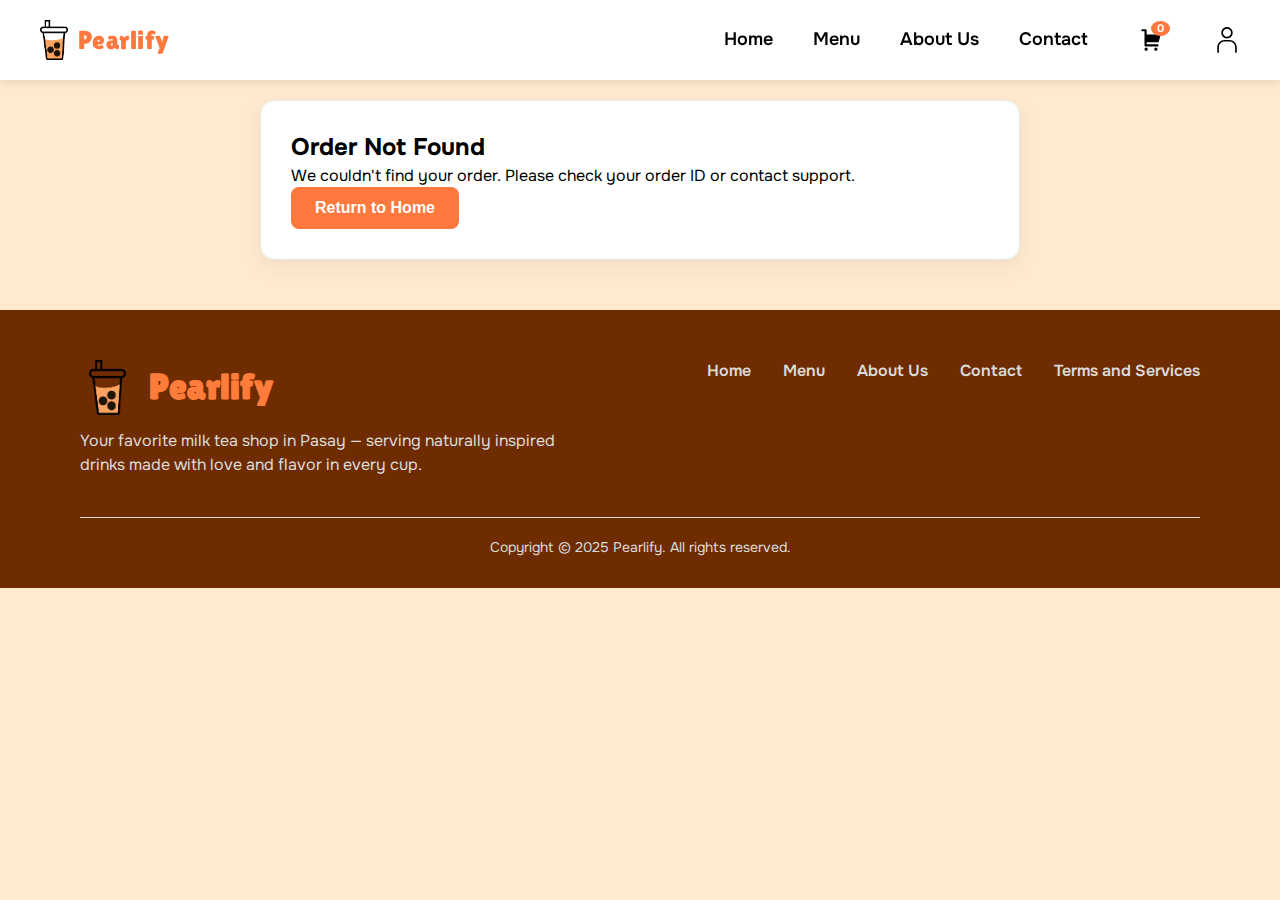
<file: HTML/order-status.html>
<!DOCTYPE html>
<html lang="en">
<head>
  <meta charset="UTF-8">
  <meta name="viewport" content="width=device-width, initial-scale=1.0">
  <title>Order Status | Pearlify</title>
  <link rel="stylesheet" href="../CSS/order-status.css">
</head>
<body>
  <div id="header"></div>

  <main class="status-page">
    <div class="status-container">
      <!-- Order Header -->
      <div class="order-header">
        <h1>Order Status</h1>
        <div class="order-meta">
          <p><strong>Order ID:</strong> <span id="order-id">--</span></p>
          <p><strong>Placed:</strong> <span id="order-date">--</span></p>
        </div>
      </div>

      <!-- Status Timeline -->
      <div class="status-timeline">
        <div class="status-step" data-status="received">
          <div class="step-icon">📋</div>
          <div class="step-content">
            <h3>Order Received</h3>
            <p>Kitchen has received your order</p>
            <span class="step-time" id="time-received">--</span>
          </div>
        </div>

        <div class="status-step" data-status="preparing">
          <div class="step-icon">👨‍🍳</div>
          <div class="step-content">
            <h3>Preparing</h3>
            <p>Your milktea is being made</p>
            <span class="step-time" id="time-preparing">--</span>
          </div>
        </div>

        <div class="status-step" data-status="delivery">
          <div class="step-icon">🚗</div>
          <div class="step-content">
            <h3>Out for Delivery</h3>
            <p>On the way to you!</p>
            <span class="step-time" id="time-delivery">--</span>
          </div>
        </div>

        <div class="status-step" data-status="delivered">
          <div class="step-icon">🎉</div>
          <div class="step-content">
            <h3>Delivered</h3>
            <p>Enjoy your milktea!</p>
            <span class="step-time" id="time-delivered">--</span>
          </div>
        </div>
      </div>

      <!-- Order Details -->
      <div class="order-details">
        <h2>Order Summary</h2>
        <div id="order-items">
          <!-- Items will be loaded by JavaScript -->
        </div>
        <div class="order-total">
          <strong>Total: <span id="order-total">₱0</span></strong>
        </div>
      </div>

      <!-- Customer Info -->
      <div class="customer-info">
        <h2>Delivery Information</h2>
        <div class="info-grid">
          <div class="info-item">
            <label>Name:</label>
            <span id="customer-name">--</span>
          </div>
          <div class="info-item">
            <label>Contact:</label>
            <span id="customer-contact">--</span>
          </div>
          <div class="info-item">
            <label>Address:</label>
            <span id="customer-address">--</span>
          </div>
        </div>
      </div>

      <!-- Refresh Button -->
      <div class="refresh-section">
        <button id="refresh-btn" class="refresh-btn">🔄 Refresh Status</button>
        <p class="refresh-note">Status updates every time you refresh</p>
      </div>
    </div>
  </main>

  <div id="footer"></div>

  <script src="../JS/header-footer.js"></script>
  <script src="../JS/order-status.js"></script>
</body>
</html>
</file>
<file: CSS/admin-dashboard.css>
/* admin-dashboard.css - COMPLETELY UPDATED VERSION */

:root {
  --bg: #f8f9fa;
  --card: #ffffff;
  --text: #1f1f1f;
  --accent: #FF783E;
  --accent-light: #FFEACF;
  --border: #e9ecef;
  --shadow: 0 2px 8px rgba(0,0,0,0.1);
  --radius: 12px;
}

* {
  box-sizing: border-box;
  margin: 0;
  padding: 0;
}

body {
  font-family: 'Onest', sans-serif;
  background: #FFEACF;
  color: var(--text);
  line-height: 1.6;
}

/* ================================================================ */
/* DASHBOARD LAYOUT */
/* ================================================================ */

.admin-dashboard {
  max-width: 1400px;
  margin: 80px auto 50px;
  margin-left: 270px;
  padding: 0 20px;
}

.dashboard-header {
  display: flex;
  justify-content: space-between;
  align-items: center;
  margin-bottom: 30px;
  padding-bottom: 20px;
  border-bottom: 2px solid var(--border);
}

.dashboard-header h1 {
  font-size: 32px;
  color: var(--accent);
  font-weight: 700;
}

.date-filter select {
  padding: 8px 16px;
  border: 1px solid var(--border);
  border-radius: var(--radius);
  background: var(--card);
  font-family: 'Onest', sans-serif;
  cursor: pointer;
  font-weight: 500;
}

/* ================================================================ */
/* METRICS GRID */
/* ================================================================ */

.metrics-grid {
  display: grid;
  grid-template-columns: repeat(auto-fit, minmax(250px, 1fr));
  gap: 20px;
  margin-bottom: 30px;
}

.metric-card {
  background: var(--card);
  padding: 25px;
  border-radius: var(--radius);
  box-shadow: var(--shadow);
  display: flex;
  align-items: center;
  gap: 15px;
  transition: transform 0.2s ease;
}

.metric-card:hover {
  transform: translateY(-2px);
  box-shadow: 0 4px 12px rgba(0,0,0,0.15);
}

.metric-icon {
  font-size: 32px;
  width: 60px;
  height: 60px;
  display: flex;
  align-items: center;
  justify-content: center;
  background: var(--accent-light);
  border-radius: 50%;
}

.metric-info h3 {
  font-size: 14px;
  color: var(--text);
  margin-bottom: 5px;
  font-weight: 600;
  opacity: 0.8;
}

.metric-value {
  font-size: 28px;
  font-weight: 700;
  color: var(--text);
  margin-bottom: 5px;
}

.metric-trend {
  display: none;
}

/* ================================================================ */
/* CHARTS GRID */
/* ================================================================ */

.charts-grid {
  display: grid;
  grid-template-columns: 2fr 1fr;
  gap: 20px;
  margin-bottom: 30px;
}

.chart-card {
  background: var(--card);
  padding: 25px;
  border-radius: var(--radius);
  box-shadow: var(--shadow);
  display: flex;
  flex-direction: column;
  min-height: 350px;
}

.chart-card h3 {
  margin-bottom: 20px;
  color: var(--text);
  font-size: 18px;
  font-weight: 700;
}

/* ================================================================ */
/* LINE CHART - REVENUE TREND */
/* ================================================================ */

.revenue-chart-container {
  flex: 1;
  position: relative;
}

.line-chart-wrapper {
  display: flex;
  height: 280px;
}

.line-chart-wrapper .y-axis {
  display: flex;
  flex-direction: column;
  justify-content: space-between;
  align-items: flex-end;
  height: 200px;
  width: 60px;
  padding-right: 10px;
  font-size: 11px;
  color: #666;
  font-weight: 600;
}

.line-chart-wrapper .chart-area {
  flex: 1;
  position: relative;
  height: 200px;
  overflow-x: auto;
  padding-top: 10px;
}

.line-chart-wrapper .grid-lines {
  position: absolute;
  top: 0;
  left: 0;
  right: 0;
  bottom: 40px;
}

.line-chart-wrapper .grid-line {
  position: absolute;
  left: 0;
  right: 0;
  height: 1px;
  background: rgba(0,0,0,0.05);
}

.line-chart-wrapper .chart-bars {
  position: absolute;
  top: 0;
  left: 0;
  right: 0;
  bottom: 40px;
  display: flex;
}

.line-chart-wrapper .chart-bar {
  position: absolute;
  bottom: 0;
  width: 30px;
  background: rgba(255, 120, 62, 0.1);
  transition: background-color 0.3s;
  border-radius: 4px 4px 0 0;
}

.line-chart-wrapper .chart-bar:hover {
  background: rgba(255, 120, 62, 0.2);
}

.line-chart-wrapper .bar-tooltip {
  position: absolute;
  bottom: calc(100% + 5px);
  left: 50%;
  transform: translateX(-50%);
  background: white;
  padding: 8px 12px;
  border-radius: 6px;
  box-shadow: 0 2px 10px rgba(0,0,0,0.1);
  font-size: 12px;
  white-space: nowrap;
  opacity: 0;
  visibility: hidden;
  transition: all 0.3s;
  z-index: 100;
  border: 1px solid var(--border);
}

.line-chart-wrapper .chart-bar:hover .bar-tooltip {
  opacity: 1;
  visibility: visible;
}

.line-chart {
  position: absolute;
  top: 0;
  left: 0;
  right: 0;
  bottom: 40px;
}

.line-chart .chart-line {
  fill: none;
  stroke: var(--accent);
  stroke-width: 2px;
  stroke-linejoin: round;
}

.line-chart .data-point {
  fill: white;
  stroke: var(--accent);
  stroke-width: 2px;
  cursor: pointer;
  transition: r 0.3s;
}

.line-chart .data-point:hover {
  r: 6;
}

.line-chart-wrapper .x-axis {
  position: absolute;
  bottom: 0;
  left: 0;
  right: 0;
  display: flex;
  justify-content: space-around;
  padding-top: 10px;
  border-top: 1px solid var(--border);
}

.line-chart-wrapper .x-axis span {
  font-size: 11px;
  color: #666;
  font-weight: 600;
  min-width: 40px;
  text-align: center;
}

/* ================================================================ */
/* HOURLY SALES CHART */
/* ================================================================ */

.hourly-sales-container {
  flex: 1;
  position: relative;
}

.hourly-chart-wrapper {
  display: flex;
  height: 280px;
}

.hourly-chart-wrapper .y-axis {
  display: flex;
  flex-direction: column;
  justify-content: space-between;
  align-items: flex-end;
  height: 200px;
  width: 40px;
  padding-right: 10px;
  font-size: 11px;
  color: #666;
  font-weight: 600;
}

.hourly-chart-wrapper .chart-area {
  flex: 1;
  position: relative;
  height: 200px;
}

.hourly-chart-wrapper .grid-lines {
  position: absolute;
  top: 0;
  left: 0;
  right: 0;
  bottom: 40px;
}

.hourly-chart-wrapper .hourly-bars {
  position: absolute;
  top: 0;
  left: 0;
  right: 0;
  bottom: 40px;
  display: flex;
  justify-content: space-around;
  align-items: flex-end;
  padding: 0 10px;
}

.hourly-chart-wrapper .hour-bar {
  display: flex;
  flex-direction: column;
  align-items: center;
  height: 100%;
  width: 40px;
}

.hourly-chart-wrapper .hour-bar .bar {
  width: 30px;
  background: var(--accent);
  border-radius: 4px 4px 0 0;
  transition: all 0.3s;
  position: relative;
  min-height: 3px;
}

.hourly-chart-wrapper .hour-bar .bar:hover {
  background: #ff5a1f;
  transform: scaleX(1.1);
}

.hourly-chart-wrapper .hour-bar .bar-tooltip {
  position: absolute;
  bottom: calc(100% + 5px);
  left: 50%;
  transform: translateX(-50%);
  background: white;
  padding: 8px 12px;
  border-radius: 6px;
  box-shadow: 0 2px 10px rgba(0,0,0,0.1);
  font-size: 12px;
  white-space: nowrap;
  opacity: 0;
  visibility: hidden;
  transition: all 0.3s;
  z-index: 100;
  border: 1px solid var(--border);
}

.hourly-chart-wrapper .hour-bar .bar:hover .bar-tooltip {
  opacity: 1;
  visibility: visible;
}

.hourly-chart-wrapper .hour-label {
  margin-top: 8px;
  font-size: 11px;
  color: #666;
  font-weight: 600;
  text-align: center;
}

/* ================================================================ */
/* FLAVORS & CATEGORIES GRID */
/* ================================================================ */

.flavors-categories-grid {
  display: grid;
  grid-template-columns: 2fr 1fr;
  gap: 20px;
  margin-bottom: 30px;
}

/* ================================================================ */
/* TOP FLAVORS CHART */
/* ================================================================ */

.flavors-chart-container {
  flex: 1;
}

.flavors-chart {
  display: flex;
  flex-direction: column;
  gap: 12px;
}

.flavor-item {
  display: flex;
  align-items: center;
  gap: 12px;
  padding: 10px;
  border-radius: 8px;
  transition: background-color 0.2s ease;
  border: 1px solid transparent;
}

.flavor-item:hover {
  background: var(--accent-light);
  border-color: rgba(255, 120, 62, 0.2);
}

.flavor-image {
  width: 40px;
  height: 40px;
  flex-shrink: 0;
}

.flavor-image img {
  width: 100%;
  height: 100%;
  object-fit: cover;
  border-radius: 6px;
  border: 2px solid var(--border);
}

.flavor-info {
  flex: 1;
  display: flex;
  flex-direction: column;
  gap: 6px;
}

.flavor-name {
  font-weight: 600;
  font-size: 13px;
  color: var(--text);
}

.flavor-bar {
  height: 8px;
  background: #e9ecef;
  border-radius: 4px;
  overflow: hidden;
}

.flavor-bar .bar {
  height: 100%;
  background: var(--accent);
  border-radius: 4px;
  transition: width 0.3s ease;
}

.flavor-stats {
  min-width: 50px;
  text-align: right;
}

.sold-count {
  font-size: 11px;
  font-weight: 600;
  color: var(--text);
  background: var(--bg);
  padding: 4px 8px;
  border-radius: 10px;
  border: 1px solid var(--border);
}

/* ================================================================ */
/* PIE CHART - CATEGORIES */
/* ================================================================ */

.categories-container {
  flex: 1;
}

.pie-chart-container {
  display: flex;
  align-items: center;
  justify-content: center;
  gap: 20px;
  flex-wrap: wrap;
  min-height: 200px;
}

.pie-chart-visual {
  position: relative;
  width: 120px;
  height: 120px;
  border-radius: 50%;
  flex-shrink: 0;
  transition: transform 0.3s;
}

.pie-chart-visual:hover {
  transform: scale(1.05);
}

.pie-center {
  position: absolute;
  top: 50%;
  left: 50%;
  transform: translate(-50%, -50%);
  width: 60px;
  height: 60px;
  background: var(--card);
  border-radius: 50%;
  box-shadow: inset 0 0 5px rgba(0,0,0,0.1);
}

.pie-legend {
  display: flex;
  flex-direction: column;
  gap: 8px;
  min-width: 150px;
}

.category {
  display: flex;
  align-items: center;
  gap: 8px;
  font-size: 12px;
  padding: 6px 10px;
  border-radius: 6px;
  transition: background 0.2s;
  color: var(--text);
}

.category:hover {
  background: var(--accent-light);
}

.dot {
  width: 12px;
  height: 12px;
  border-radius: 50%;
  flex-shrink: 0;
}

.dot.classic { background: #FF783E; }
.dot.premium { background: #6f42c1; }
.dot.oreo { background: #fd7e14; }
.dot.fruity { background: #20c997; }
.dot.other { background: #6c757d; }

/* ================================================================ */
/* BUSINESS ALERTS */
/* ================================================================ */

.alert-list {
  display: flex;
  flex-direction: column;
  gap: 10px;
}

.alert {
  padding: 12px 15px;
  border-radius: 8px;
  font-size: 13px;
  font-weight: 600;
  line-height: 1.5;
  animation: slideIn 0.3s ease;
  border-left-width: 4px;
  border-left-style: solid;
}

@keyframes slideIn {
  from { opacity: 0; transform: translateX(-10px); }
  to { opacity: 1; transform: translateX(0); }
}

.alert.warning {
  background: rgba(255, 193, 7, 0.1);
  color: #856404;
  border-left-color: #ffc107;
}

.alert.info {
  background: rgba(23, 162, 184, 0.1);
  color: #0c5460;
  border-left-color: #17a2b8;
}

.alert.success {
  background: rgba(40, 167, 69, 0.1);
  color: #155724;
  border-left-color: #28a745;
}

/* ================================================================ */
/* NO DATA STATES */
/* ================================================================ */

.no-data {
  text-align: center;
  color: #6c757d;
  font-size: 14px;
  padding: 40px 20px;
  font-style: italic;
  width: 100%;
  display: flex;
  align-items: center;
  justify-content: center;
  height: 200px;
}

/* ================================================================ */
/* CHART TOOLTIPS */
/* ================================================================ */

.chart-tooltip {
  position: absolute;
  background: white;
  padding: 8px 12px;
  border-radius: 6px;
  box-shadow: 0 2px 10px rgba(0,0,0,0.1);
  font-size: 12px;
  z-index: 1000;
  pointer-events: none;
  border: 1px solid var(--border);
  white-space: nowrap;
}

.chart-tooltip strong {
  display: block;
  margin-bottom: 2px;
}

/* ================================================================ */
/* RESPONSIVE DESIGN */
/* ================================================================ */

@media (max-width: 1200px) {
  .charts-grid,
  .flavors-categories-grid {
    grid-template-columns: 1fr;
  }
}

@media (max-width: 992px) {
  .admin-dashboard {
    margin-left: 250px;
    padding: 0 15px;
  }
}

@media (max-width: 768px) {
  .admin-dashboard {
    margin-left: 0;
    margin-top: 80px;
    padding: 0 15px;
  }
  
  .metrics-grid {
    grid-template-columns: 1fr;
  }
  
  .dashboard-header {
    flex-direction: column;
    gap: 15px;
    align-items: flex-start;
  }
  
  .pie-chart-container {
    flex-direction: column;
    text-align: center;
  }
  
  .chart-card {
    min-height: 300px;
  }
}

@media (max-width: 480px) {
  .dashboard-header h1 {
    font-size: 24px;
  }
  
  .metric-card {
    padding: 15px;
  }
  
  .metric-value {
    font-size: 24px;
  }
}

/* ADD THIS TO YOUR admin-dashboard.css file at the end, or replace the chart sections */

/* ================================================================ */
/* LINE CHART - REVENUE TREND - FIXED POSITIONING */
/* ================================================================ */

.revenue-chart-container {
  flex: 1;
  position: relative;
  min-height: 280px;
  padding-bottom: 20px; /* Add space for x-axis */
}

.line-chart-wrapper {
  display: flex;
  height: 100%;
  min-height: 240px;
}

.line-chart-wrapper .y-axis {
  display: flex;
  flex-direction: column;
  justify-content: space-between;
  align-items: flex-end;
  height: 180px; /* Reduced height to accommodate x-axis */
  width: 60px;
  padding-right: 10px;
  font-size: 11px;
  color: #666;
  font-weight: 600;
  margin-top: 10px; /* Push down from top */
}

.line-chart-wrapper .chart-area {
  flex: 1;
  position: relative;
  height: 180px; /* Match y-axis height */
  overflow-x: auto;
  padding-top: 10px;
  margin-top: 10px; /* Match y-axis margin */
}

.line-chart-wrapper .grid-lines {
  position: absolute;
  top: 0;
  left: 0;
  right: 0;
  bottom: 30px; /* More space for x-axis */
}

.line-chart-wrapper .grid-line {
  position: absolute;
  left: 0;
  right: 0;
  height: 1px;
  background: rgba(0,0,0,0.05);
}

/* Add a bottom grid line at 0% */
.line-chart-wrapper .grid-line:last-child {
  bottom: 0;
}

.line-chart-wrapper .chart-bars {
  position: absolute;
  top: 0;
  left: 0;
  right: 0;
  bottom: 30px;
  display: flex;
}

.line-chart-wrapper .chart-bar {
  position: absolute;
  bottom: 0;
  width: 30px;
  background: rgba(255, 120, 62, 0.1);
  transition: background-color 0.3s;
  border-radius: 4px 4px 0 0;
}

.line-chart-wrapper .bar-tooltip {
  position: absolute;
  bottom: calc(100% + 5px);
  left: 50%;
  transform: translateX(-50%);
  background: white;
  padding: 8px 12px;
  border-radius: 6px;
  box-shadow: 0 2px 10px rgba(0,0,0,0.1);
  font-size: 12px;
  white-space: nowrap;
  opacity: 0;
  visibility: hidden;
  transition: all 0.3s;
  z-index: 100;
  border: 1px solid var(--border);
  pointer-events: none; /* Prevent tooltip from interfering */
}

.line-chart {
  position: absolute;
  top: 0;
  left: 0;
  right: 0;
  bottom: 30px; /* Match grid-lines bottom */
  pointer-events: none; /* Allow clicks to pass through to bars */
}

.line-chart .chart-line {
  fill: none;
  stroke: var(--accent);
  stroke-width: 2px;
  stroke-linejoin: round;
}

.line-chart .data-point {
  fill: white;
  stroke: var(--accent);
  stroke-width: 2px;
  cursor: pointer;
  transition: r 0.3s;
  pointer-events: all; /* Enable hover on points */
}

.line-chart .data-point:hover {
  r: 6;
}

/* X-AXIS FIX - Position at the very bottom */
.line-chart-wrapper .x-axis {
  position: absolute;
  bottom: 0; /* Stick to bottom */
  left: 0;
  right: 0;
  display: flex;
  justify-content: space-around;
  padding-top: 5px;
  padding-bottom: 5px;
  background: var(--card);
  border-top: 1px solid var(--border);
  z-index: 10; /* Ensure it's above other elements */
}

.line-chart-wrapper .x-axis span {
  font-size: 11px;
  color: #666;
  font-weight: 600;
  min-width: 40px;
  text-align: center;
  padding: 2px 0;
}

/* ================================================================ */
/* HOURLY SALES CHART - FIXED POSITIONING */
/* ================================================================ */

.hourly-sales-container {
  flex: 1;
  position: relative;
  min-height: 280px;
  padding-bottom: 20px;
}

.hourly-chart-wrapper {
  display: flex;
  height: 100%;
  min-height: 240px;
}

.hourly-chart-wrapper .y-axis {
  display: flex;
  flex-direction: column;
  justify-content: space-between;
  align-items: flex-end;
  height: 180px;
  width: 40px;
  padding-right: 10px;
  font-size: 11px;
  color: #666;
  font-weight: 600;
  margin-top: 10px;
}

.hourly-chart-wrapper .chart-area {
  flex: 1;
  position: relative;
  height: 180px;
  margin-top: 10px;
}

.hourly-chart-wrapper .grid-lines {
  position: absolute;
  top: 0;
  left: 0;
  right: 0;
  bottom: 30px;
}

.hourly-chart-wrapper .hourly-bars {
  position: absolute;
  top: 0;
  left: 0;
  right: 0;
  bottom: 30px;
  display: flex;
  justify-content: space-around;
  align-items: flex-end;
  padding: 0 10px;
}

.hourly-chart-wrapper .hour-bar {
  display: flex;
  flex-direction: column;
  align-items: center;
  height: 100%;
  width: 40px;
  justify-content: flex-end; /* Align bars to bottom */
}

.hourly-chart-wrapper .hour-bar .bar {
  width: 30px;
  background: var(--accent);
  border-radius: 4px 4px 0 0;
  transition: all 0.3s;
  position: relative;
  min-height: 3px;
}

.hourly-chart-wrapper .hour-bar .bar-tooltip {
  position: absolute;
  bottom: calc(100% + 5px);
  left: 50%;
  transform: translateX(-50%);
  background: white;
  padding: 8px 12px;
  border-radius: 6px;
  box-shadow: 0 2px 10px rgba(0,0,0,0.1);
  font-size: 12px;
  white-space: nowrap;
  opacity: 0;
  visibility: hidden;
  transition: all 0.3s;
  z-index: 100;
  border: 1px solid var(--border);
  pointer-events: none;
}

.hourly-chart-wrapper .hour-label {
  position: absolute;
  bottom: -25px; /* Position below the chart area */
  left: 0;
  right: 0;
  font-size: 11px;
  color: #666;
  font-weight: 600;
  text-align: center;
  margin-top: 5px;
}

/* X-AXIS FOR HOURLY CHART */
.hourly-chart-wrapper .x-axis {
  position: absolute;
  bottom: 0;
  left: 0;
  right: 0;
  display: flex;
  justify-content: space-around;
  padding-top: 5px;
  padding-bottom: 5px;
  background: var(--card);
  border-top: 1px solid var(--border);
}

.hourly-chart-wrapper .x-axis span {
  font-size: 11px;
  color: #666;
  font-weight: 600;
  min-width: 40px;
  text-align: center;
}

/* ================================================================ */
/* CHART HEIGHT ADJUSTMENTS FOR ALL CHARTS */
/* ================================================================ */

.chart-card {
  background: var(--card);
  padding: 25px;
  border-radius: var(--radius);
  box-shadow: var(--shadow);
  display: flex;
  flex-direction: column;
  min-height: 320px; /* Reduced from 350px */
}

.chart-card h3 {
  margin-bottom: 15px; /* Reduced from 20px */
  color: var(--text);
  font-size: 18px;
  font-weight: 700;
}

/* Ensure y-axis labels start from 0 at the bottom */
.line-chart-wrapper .y-axis span:last-child,
.hourly-chart-wrapper .y-axis span:last-child {
  position: relative;
  top: 5px; /* Adjust last label (0) to align with baseline */
}

/* Add a zero baseline line */
.line-chart-wrapper .grid-line:last-child,
.hourly-chart-wrapper .grid-line:last-child {
  border-bottom: 2px solid var(--border); /* Thicker line for baseline */
  background: var(--border);
}

/* Adjust the chart area to have consistent padding */
.chart-area {
  box-sizing: border-box;
}

/* Remove any extra margins causing misalignment */
.no-data {
  margin: 0;
  padding: 20px;
}


/* ================================================================ */
/* LINE CHART - COMPLETE FIX FOR POSITIONING */
/* ================================================================ */

.revenue-chart-container {
  flex: 1;
  position: relative;
  min-height: 300px; /* Increased to accommodate chart AND x-axis */
  display: flex;
  flex-direction: column;
}

.line-chart-wrapper {
  display: flex;
  flex: 1;
  min-height: 250px;
  position: relative;
}

/* Y-AXIS - Fixed to align with chart */
.line-chart-wrapper .y-axis {
  display: flex;
  flex-direction: column;
  justify-content: space-between;
  height: 200px; /* Fixed height for chart area */
  width: 60px;
  padding-right: 10px;
  font-size: 11px;
  color: #666;
  font-weight: 600;
  margin-top: 10px;
}

/* RIGHT PANEL - Contains chart and x-axis */
.line-chart-wrapper .right-panel {
  flex: 1;
  display: flex;
  flex-direction: column;
  height: 220px; /* Chart area + x-axis */
}

/* CHART AREA - Fixed height, separated from x-axis */
.line-chart-wrapper .chart-area {
  flex: 1;
  position: relative;
  height: 200px; /* Fixed chart height */
  overflow-x: auto;
  border-bottom: 2px solid var(--border); /* Baseline */
}

/* GRID LINES - Inside chart area only */
.line-chart-wrapper .grid-lines {
  position: absolute;
  top: 0;
  left: 0;
  right: 0;
  bottom: 0;
}

.line-chart-wrapper .grid-line {
  position: absolute;
  left: 0;
  right: 0;
  height: 1px;
  background: rgba(0,0,0,0.05);
}

/* Ensure baseline (0) is at the bottom */
.line-chart-wrapper .grid-line:last-child {
  bottom: 0;
  height: 2px;
  background: var(--border);
}

/* CHART BARS - Positioned at bottom of chart area */
.line-chart-wrapper .chart-bars {
  position: absolute;
  bottom: 0; /* Stick to bottom */
  left: 0;
  right: 0;
  height: 200px;
  display: flex;
}

.line-chart-wrapper .chart-bar {
  position: absolute;
  bottom: 0; /* Start from baseline */
  width: 30px;
  background: rgba(255, 120, 62, 0.1);
  border-radius: 4px 4px 0 0;
}

/* LINE CHART - Positioned within chart area */
.line-chart {
  position: absolute;
  top: 0;
  left: 0;
  right: 0;
  bottom: 0; /* Fill entire chart area */
}

/* X-AXIS - SEPARATE CONTAINER BELOW CHART */
.line-chart-wrapper .x-axis-container {
  height: 40px; /* Fixed height for x-axis */
  display: flex;
  align-items: center;
  border-top: none;
  margin-top: 5px;
}

.line-chart-wrapper .x-axis {
  display: flex;
  justify-content: space-around;
  width: 100%;
  padding: 5px 0;
}

.line-chart-wrapper .x-axis span {
  font-size: 11px;
  color: #666;
  font-weight: 600;
  min-width: 40px;
  text-align: center;
  padding: 3px 0;
}

/* ================================================================ */
/* HOURLY SALES CHART - SAME FIX */
/* ================================================================ */

.hourly-sales-container {
  flex: 1;
  position: relative;
  min-height: 300px;
  display: flex;
  flex-direction: column;
}

.hourly-chart-wrapper {
  display: flex;
  flex: 1;
  min-height: 250px;
  position: relative;
}

.hourly-chart-wrapper .y-axis {
  display: flex;
  flex-direction: column;
  justify-content: space-between;
  height: 200px;
  width: 40px;
  padding-right: 10px;
  font-size: 11px;
  color: #666;
  font-weight: 600;
  margin-top: 10px;
}

.hourly-chart-wrapper .right-panel {
  flex: 1;
  display: flex;
  flex-direction: column;
  height: 220px;
}

.hourly-chart-wrapper .chart-area {
  flex: 1;
  position: relative;
  height: 200px;
  border-bottom: 2px solid var(--border);
}

.hourly-chart-wrapper .grid-lines {
  position: absolute;
  top: 0;
  left: 0;
  right: 0;
  bottom: 0;
}

.hourly-chart-wrapper .hourly-bars {
  position: absolute;
  bottom: 0;
  left: 0;
  right: 0;
  height: 200px;
  display: flex;
  justify-content: space-around;
  align-items: flex-end;
  padding: 0 10px;
}

.hourly-chart-wrapper .hour-bar {
  display: flex;
  flex-direction: column;
  align-items: center;
  height: 100%;
  width: 40px;
  justify-content: flex-end;
}

.hourly-chart-wrapper .hour-bar .bar {
  width: 30px;
  background: var(--accent);
  border-radius: 4px 4px 0 0;
  position: relative;
  min-height: 3px;
}

/* X-AXIS FOR HOURLY CHART - SEPARATE CONTAINER */
.hourly-chart-wrapper .x-axis-container {
  height: 40px;
  display: flex;
  align-items: center;
  margin-top: 5px;
}

.hourly-chart-wrapper .x-axis {
  display: flex;
  justify-content: space-around;
  width: 100%;
  padding: 5px 0;
}

.hourly-chart-wrapper .x-axis span {
  font-size: 11px;
  color: #666;
  font-weight: 600;
  min-width: 40px;
  text-align: center;
}

/* ================================================================ */
/* TOOLTIP POSITIONING FIX */
/* ================================================================ */

.bar-tooltip {
  position: absolute;
  bottom: calc(100% + 10px);
  left: 50%;
  transform: translateX(-50%);
  background: white;
  padding: 8px 12px;
  border-radius: 6px;
  box-shadow: 0 2px 10px rgba(0,0,0,0.1);
  font-size: 12px;
  white-space: nowrap;
  opacity: 0;
  visibility: hidden;
  transition: all 0.3s;
  z-index: 100;
  border: 1px solid var(--border);
  pointer-events: none;
}

.chart-bar:hover .bar-tooltip,
.hour-bar .bar:hover .bar-tooltip {
  opacity: 1;
  visibility: visible;
}

/* ================================================================ */
/* ADJUST CHART CARD HEIGHT */
/* ================================================================ */

.chart-card {
  min-height: 340px; /* Increased to accommodate new structure */
}
</file>
<file: CSS/admin-orders.css>
/* ===== admin-orders.css - ONE CONTAINER FOR FILTERS & STATS ===== */

/* Variables - Same as checkout */
:root {
    --bg: #FFEACF;
    --card: #ffffff;
    --muted: #7a7a7a;
    --text: #1f1f1f;
    --accent: #FF783E;
    --accent-600: #ff5f1e;
    --border: #e6e6e6;
    --shadow: 0 6px 24px rgba(15,15,15,0.06);
    --radius-lg: 14px;
    --radius-md: 8px;
    --gap: 20px;
    --max-width: 1400px;
    --transition-fast: 180ms;
}

/* Base */
body {
    font-family: "Inter", "Onest", system-ui, sans-serif;
    background: var(--bg);
    color: var(--text);
    margin: 0;
    padding: 0;
    display: flex;
    min-height: 100vh;
}

/* Main Content */
.admin-dashboard {
    flex: 1;
    margin-left: 250px;
    padding: 30px;
    max-width: calc(100vw - 250px);
}

/* Header - SIMPLE (no icon, no bell) */
.dashboard-header {
    padding: 20px 0;
    margin-bottom: 25px;
    border-bottom: 1px solid rgba(255, 120, 62, 0.1);
}

.dashboard-header h1 {
    margin: 0;
    font-size: 28px;
    color: var(--accent);
    font-weight: 700;
}

/* ONE CONTAINER for Filters & Stats */
.dashboard-controls {
    background: var(--card);
    border-radius: var(--radius-lg);
    box-shadow: var(--shadow);
    margin-bottom: 30px;
    border: 1px solid var(--border);
    overflow: hidden;
}

/* Filters Section - TOP PART */
.controls-filters {
    padding: 25px 25px 20px 25px;
    border-bottom: 1px solid var(--border);
    background: rgba(255, 120, 62, 0.02);
}

.filter-row {
    display: flex;
    align-items: center;
    gap: 20px;
    flex-wrap: wrap;
}

.filter-group {
    display: flex;
    flex-direction: column;
    gap: 8px;
}

.filter-group label {
    font-weight: 600;
    color: var(--text);
    font-size: 14px;
}

.filter-group select {
    padding: 10px 16px;
    border: 1px solid var(--border);
    border-radius: var(--radius-md);
    background: white;
    min-width: 180px;
    font-size: 14px;
    transition: all var(--transition-fast);
}

.filter-group select:focus {
    outline: none;
    border-color: var(--accent);
    box-shadow: 0 0 0 3px rgba(255, 120, 62, 0.1);
}

.btn-refresh {
    padding: 10px 20px;
    background: var(--accent);
    color: white;
    border: none;
    border-radius: var(--radius-md);
    cursor: pointer;
    display: flex;
    align-items: center;
    gap: 8px;
    font-weight: 600;
    font-size: 14px;
    transition: all var(--transition-fast);
    margin-top: 18px;
}

.btn-refresh:hover {
    background: var(--accent-600);
    transform: translateY(-2px);
}

/* Stats Section - BOTTOM PART */
.controls-stats {
    padding: 25px;
    display: grid;
    grid-template-columns: repeat(4, 1fr);
    gap: 20px;
}

.stat-card {
    display: flex;
    align-items: center;
    gap: 15px;
    padding: 15px;
    background: rgba(255, 120, 62, 0.03);
    border-radius: var(--radius-md);
    border: 1px solid rgba(255, 120, 62, 0.1);
    transition: transform var(--transition-fast);
}

.stat-card:hover {
    transform: translateY(-3px);
    background: rgba(255, 120, 62, 0.05);
}

.stat-icon {
    width: 50px;
    height: 50px;
    background: linear-gradient(135deg, var(--accent), var(--accent-600));
    border-radius: 10px;
    display: flex;
    align-items: center;
    justify-content: center;
    color: white;
    font-size: 1.3rem;
    flex-shrink: 0;
}

.stat-info h3 {
    font-size: 1.8rem;
    color: var(--text);
    margin-bottom: 5px;
    font-weight: 800;
    line-height: 1;
}

.stat-info p {
    color: var(--muted);
    font-size: 0.9rem;
    font-weight: 500;
    margin: 0;
}

/* Orders Container */
.orders-container {
    margin-top: 20px;
}

.section-header {
    display: flex;
    justify-content: space-between;
    align-items: center;
    margin: 0 0 20px 0;
    padding-bottom: 12px;
    border-bottom: 2px solid rgba(255, 120, 62, 0.15);
}

.section-header h2 {
    color: var(--text);
    font-size: 1.4rem;
    font-weight: 700;
    margin: 0;
}

/* Orders Grid - HORIZONTAL CARDS */
.orders-grid {
    display: flex;
    flex-direction: column;
    gap: 15px;
    margin-bottom: 30px;
}

.no-orders {
    text-align: center;
    padding: 40px 20px;
    color: var(--muted);
    background: var(--card);
    border-radius: var(--radius-lg);
    box-shadow: var(--shadow);
    border: 2px dashed var(--border);
}

.no-orders i {
    font-size: 3rem;
    margin-bottom: 15px;
    opacity: 0.5;
}

.no-orders p {
    font-size: 16px;
    margin: 0;
}

/* Order Card - HORIZONTAL DESIGN */
.order-card {
    background: var(--card);
    border-radius: var(--radius-lg);
    box-shadow: var(--shadow);
    padding: 20px;
    border-left: 5px solid var(--accent);
    display: grid;
    grid-template-columns: 1fr 1fr;
    gap: 20px;
    border: 1px solid var(--border);
    transition: transform var(--transition-fast);
}

.order-card:hover {
    transform: translateY(-3px);
    box-shadow: 0 10px 30px rgba(0, 0, 0, 0.1);
}

/* Order Header - spans both columns */
.order-header {
    grid-column: 1 / -1;
    display: flex;
    justify-content: space-between;
    align-items: center;
    margin-bottom: 15px;
    padding-bottom: 15px;
    border-bottom: 1px solid var(--border);
}

.order-id {
    font-weight: 800;
    color: var(--accent);
    font-size: 1.2rem;
}

.order-time {
    color: var(--muted);
    font-size: 0.9rem;
}

/* Left Column: Customer Info */
.customer-info h3 {
    font-size: 1.2rem;
    margin: 0 0 10px 0;
    font-weight: 700;
}

.customer-info p {
    color: var(--muted);
    font-size: 0.9rem;
    margin: 5px 0;
    display: flex;
    align-items: center;
    gap: 8px;
}

/* Right Column: Order Summary */
.order-summary {
    display: flex;
    flex-direction: column;
    gap: 10px;
}

.order-meta {
    display: flex;
    justify-content: space-between;
    align-items: center;
    margin-bottom: 10px;
}

.status-badge {
    padding: 6px 12px;
    border-radius: 20px;
    font-size: 0.85rem;
    font-weight: 700;
}

.status-received {
    background: rgba(114, 9, 183, 0.1);
    color: #7209b7;
}

.status-preparing {
    background: rgba(248, 150, 30, 0.1);
    color: #f8961e;
}

.status-delivery {
    background: rgba(67, 97, 238, 0.1);
    color: #4361ee;
}

.status-delivered {
    background: rgba(76, 201, 240, 0.1);
    color: #4cc9f0;
}

.status-cancelled {
    background: rgba(249, 65, 68, 0.1);
    color: #f94144;
}

.order-total {
    font-weight: 800;
    font-size: 1.4rem;
    color: var(--accent);
    text-align: right;
}

/* Order Items - spans both columns */
.order-items {
    grid-column: 1 / -1;
    background: rgba(255, 120, 62, 0.03);
    padding: 15px;
    border-radius: var(--radius-md);
    margin: 10px 0;
    max-height: 150px;
    overflow-y: auto;
}

.order-items h4 {
    font-size: 1rem;
    margin: 0 0 10px 0;
    color: var(--text);
}

.order-item {
    display: flex;
    justify-content: space-between;
    padding: 8px 0;
    border-bottom: 1px dashed var(--border);
}

.order-item:last-child {
    border-bottom: none;
}

/* Order Actions - spans both columns */
.order-actions {
    grid-column: 1 / -1;
    display: flex;
    gap: 10px;
    padding-top: 15px;
    border-top: 1px solid var(--border);
    justify-content: flex-end;
}

.btn-action {
    padding: 8px 16px;
    border: none;
    border-radius: var(--radius-md);
    cursor: pointer;
    font-weight: 600;
    font-size: 14px;
    display: flex;
    align-items: center;
    gap: 8px;
    transition: all 0.2s;
}

.btn-view {
    background: #f0f0f0;
    color: #333;
}

.btn-view:hover {
    background: #e0e0e0;
}

.btn-edit {
    background: var(--accent);
    color: white;
}

.btn-edit:hover {
    background: var(--accent-600);
}

.btn-cancel {
    background: #ffebee;
    color: #f94144;
    border: 1px solid #ffcdd2;
}

.btn-cancel:hover {
    background: #ffcdd2;
}

/* Modal - FIXED */
.modal {
    display: none;
    position: fixed;
    top: 0;
    left: 0;
    width: 100%;
    height: 100%;
    background: rgba(0, 0, 0, 0.5);
    z-index: 1000;
    justify-content: center;
    align-items: center;
    padding: 20px;
}

.modal-content {
    background: var(--card);
    border-radius: var(--radius-lg);
    width: 100%;
    max-width: 500px;
    max-height: 85vh;
    overflow-y: auto;
    animation: modalSlideIn 0.3s ease;
    border: 1px solid var(--border);
}

@keyframes modalSlideIn {
    from { opacity: 0; transform: translateY(-20px); }
    to { opacity: 1; transform: translateY(0); }
}

.modal-header {
    padding: 20px;
    border-bottom: 1px solid var(--border);
    display: flex;
    justify-content: space-between;
    align-items: center;
    background: rgba(255, 120, 62, 0.03);
}

.modal-header h3 {
    margin: 0;
    color: var(--accent);
    font-size: 1.3rem;
}

.close-modal {
    background: none;
    border: none;
    font-size: 24px;
    cursor: pointer;
    color: #999;
    line-height: 1;
    padding: 5px;
    width: 30px;
    height: 30px;
    display: flex;
    align-items: center;
    justify-content: center;
    border-radius: 50%;
    transition: all 0.2s;
}

.close-modal:hover {
    background: #f5f5f5;
    color: #333;
}

.modal-body {
    padding: 20px;
}

.modal-footer {
    padding: 20px;
    border-top: 1px solid var(--border);
    display: flex;
    justify-content: flex-end;
    gap: 10px;
    background: rgba(255, 120, 62, 0.01);
}

.btn-secondary {
    padding: 10px 20px;
    background: #666;
    color: white;
    border: none;
    border-radius: 6px;
    cursor: pointer;
    font-weight: 600;
}

.btn-secondary:hover {
    background: #555;
}

.btn-danger {
    background: #f94144;
    color: white;
    padding: 10px 20px;
    border: none;
    border-radius: 6px;
    cursor: pointer;
    font-weight: 600;
}

.btn-danger:hover {
    background: #e03134;
}

/* Timeline */
.timeline-container {
    margin-top: 15px;
}

.timeline-item {
    display: flex;
    margin-bottom: 15px;
    position: relative;
}

.timeline-item:before {
    content: '';
    position: absolute;
    left: 15px;
    top: 30px;
    bottom: -15px;
    width: 2px;
    background: var(--border);
}

.timeline-item:last-child:before {
    display: none;
}

.timeline-icon {
    width: 30px;
    height: 30px;
    border-radius: 50%;
    display: flex;
    align-items: center;
    justify-content: center;
    margin-right: 15px;
    z-index: 1;
    flex-shrink: 0;
    background: #f0f0f0;
    color: #666;
}

.timeline-content {
    flex: 1;
}

.timeline-content h4 {
    margin: 0 0 5px 0;
    font-size: 0.95rem;
    font-weight: 600;
}

.timeline-content p {
    margin: 0;
    color: var(--muted);
    font-size: 0.9rem;
}

/* Form */
.form-group {
    margin-bottom: 15px;
}

.form-group label {
    display: block;
    margin-bottom: 8px;
    font-weight: 600;
    color: var(--text);
    font-size: 14px;
}

.form-control {
    width: 100%;
    padding: 10px 12px;
    border: 1px solid var(--border);
    border-radius: var(--radius-md);
    font-size: 14px;
}

.form-control:focus {
    outline: none;
    border-color: var(--accent);
}

/* Utility */
.hidden {
    display: none !important;
}

/* Responsive */
@media (max-width: 1200px) {
    .admin-dashboard {
        margin-left: 70px;
        max-width: calc(100vw - 70px);
    }
}

@media (max-width: 992px) {
    .controls-stats {
        grid-template-columns: repeat(2, 1fr);
    }
    
    .order-card {
        grid-template-columns: 1fr;
    }
    
    .stat-card {
        padding: 12px;
    }
}

@media (max-width: 768px) {
    .admin-dashboard {
        margin-left: 0;
        max-width: 100vw;
        padding: 20px;
    }
    
    .filter-row {
        flex-direction: column;
        align-items: stretch;
        gap: 15px;
    }
    
    .filter-group select {
        width: 100%;
    }
    
    .btn-refresh {
        width: 100%;
        justify-content: center;
        margin-top: 5px;
    }
    
    .controls-stats {
        grid-template-columns: 1fr;
        gap: 15px;
    }
    
    .order-actions {
        flex-direction: column;
    }
    
    .btn-action {
        width: 100%;
        justify-content: center;
    }
}

@media (max-width: 480px) {
    .admin-dashboard {
        padding: 15px;
    }
    
    .modal-content {
        margin: 10px;
        max-height: 90vh;
    }
    
    .dashboard-header h1 {
        font-size: 24px;
    }
    
    .stat-icon {
        width: 40px;
        height: 40px;
        font-size: 1.1rem;
    }
    
    .stat-info h3 {
        font-size: 1.5rem;
    }
}
</file>
<file: CSS/checkout.css>
/* ---------- checkout.css — ORGANIZED VERSION ---------- */

/* ---------- Variables / Theme ---------- */
:root {
  --bg: #FFF4EB;
  --card: #ffffff;
  --muted: #7a7a7a;
  --text: #1f1f1f;
  --accent: #FF783E;
  --accent-600: #ff5f1e;
  --border: #e6e6e6;
  --shadow: 0 6px 24px rgba(15,15,15,0.06);
  --radius-lg: 14px;
  --radius-md: 8px;
  --gap: 20px;
  --max-width: 1200px;
  --transition-fast: 180ms;
  --transition-medium: 260ms;
}

/* ---------- Reset / Base ---------- */
* { box-sizing: border-box; }

html, body {
  height: 100%;
  margin: 0;
  display: flex;
  flex-direction: column;
}

body {
  font-family: "Inter", "Onest", system-ui, -apple-system, "Segoe UI", Roboto, "Helvetica Neue", Arial;
  background: var(--bg);
  color: var(--text);
  -webkit-font-smoothing: antialiased;
  -moz-osx-font-smoothing: grayscale;
  line-height: 1.4;
  font-size: 15px;
}

/* ---------- Layout ---------- */
main {
  flex: 1;
}

main.checkout-page {
  max-width: var(--max-width);
  margin: 88px auto 56px;
  padding: 0 20px;
}

main.checkout-page > h1 {
  font-size: 28px;
  margin: 0 0 18px;
  font-weight: 700;
  letter-spacing: -0.2px;
}

/* ---------- Checkout Container ---------- */
.checkout-container {
  display: grid;
  grid-template-columns: 750px 380px;
  gap: var(--gap);
  align-items: start;
}

/* ---------- Order Summary (Left) ---------- */
.order-summary {
  background: var(--card);
  border-radius: var(--radius-lg);
  box-shadow: var(--shadow);
  padding: 24px;
  border: 1px solid var(--border);
  height: 800px;
  display: flex;
  flex-direction: column;
  overflow: hidden;
}

.order-summary h2 {
  margin: 0 0 15px;
  color: var(--accent);
  font-size: 18px;
  font-weight: 700;
}

/* Column Headers */
.order-header {
  display: grid;
  grid-template-columns: 350px 100px 150px 100px;
  align-items: center;
  font-weight: 700;
  padding: 10px 0;
  border-bottom: 2px solid #ddd;
  text-align: center;
}

.col-drink { text-align: left; padding-left: 120px; }
.col-price { text-align: center; }
.col-qty { text-align: center; }
.col-total { text-align: center; }

/* Order Items */
#order-items {
  flex: 1;
  overflow-y: auto;
  padding-right: 5px;
}

.order-item {
  display: flex;
  align-items: flex-start;
  justify-content: space-between;
  gap: 20px;
  padding: 14px 0;
  border-bottom: 1px dashed var(--border);
}

.order-item:last-child {
  border-bottom: none;
}

.item-left {
  display: flex;
  gap: 14px;
  align-items: flex-start;
  min-width: 0;
}

.order-item img {
  width: 90px;
  height: 90px;
  object-fit: cover;
  border-radius: 10px;
  flex-shrink: 0;
  background: #f7f7f7;
  border: 1px solid #faf7f4;
}

.item-info {
  display: flex;
  flex-direction: column;
  gap: 6px;
  min-width: 0;
}

.item-info h3 {
  margin: 0;
  font-size: 17px;
  font-weight: 700;
  white-space: nowrap;
  overflow: hidden;
  text-overflow: ellipsis;
}

.item-info p {
  margin: 0;
  color: var(--text);
  font-size: 14px;
  line-height: 1.4;
}

.item-right {
  display: grid;
  grid-template-columns: 100px 150px 100px;
  align-items: center;
  text-align: center;
  gap: 0;
}

.item-right .price,
.item-right .quantity,
.item-right .total {
  font-weight: 600;
  font-size: 15px;
}

.item-right .quantity {
  color: var(--text);
}

.item-right .total {
  color: var(--accent-600);
  font-size: 16px;
  font-weight: 700;
}

/* Order Summary Footer */
.order-summary-footer {
  display: flex;
  justify-content: space-between;
  align-items: center;
  padding: 15px 0;
  border-top: 2px solid var(--border);
  background: var(--card);
  position: sticky;
  bottom: 0;
  z-index: 100;
  gap: 15px;
}

.back-to-cart-btn {
  background: transparent;
  border: 2px solid var(--accent);
  color: var(--accent);
  padding: 8px 16px;
  border-radius: 6px;
  font-weight: 600;
  cursor: pointer;
  white-space: nowrap;
  order: 1;
}

.back-to-cart-btn:hover {
  background: var(--accent);
  color: white;
}

.grand-total-container {
  display: flex;
  align-items: center;
  gap: 10px;
  order: 2;
  margin-left: auto;
}

.grand-total-label {
  font-size: 16px;
  font-weight: 700;
}

.grand-total-amount {
  font-size: 20px;
  font-weight: 800;
  color: var(--text);
}

/* ---------- Checkout Form (Right) ---------- */
.checkout-form {
  background: var(--card);
  border-radius: var(--radius-lg);
  box-shadow: var(--shadow);
  padding: 24px;
  border: 1px solid var(--border);
  height: 800px;
  display: flex;
  flex-direction: column;
  justify-content: flex-start;
  gap: 5px;
}

.checkout-form h2 {
   margin: 0 0 5px !important; /* Tight spacing after Checkout Options */
  color: var(--accent);
  font-size: 18px;
  font-weight: 700;
}

.checkout-form h3 {
  margin: 2px 0 8px 0 !important; /* Reduce from 5px 0 10px 0 */
  font-size: 16px;
}

#delivery-info {
  margin-top: 5px !important; /* Small space before Delivery Information */
}

#delivery-info h3 {
  margin: 0 0 15px 0 !important; /* Tight spacing after Delivery Information title */
}

/* Option Group */
.option-group {
  display: flex;
  gap: 10px;
  align-items: center;
  flex-wrap: wrap;
  margin-bottom: 0px !important; /* Reduce from 5px to 2px */
}

.option-group label {
  display: inline-flex;
  align-items: center;
  gap: 9px;
  background: #fff;
  padding: 8px 12px;
  border-radius: 8px;
  border: 1px solid var(--border);
  cursor: pointer;
  transition: box-shadow var(--transition-fast), transform var(--transition-fast);
}

.option-group input[type="radio"] {
  accent-color: var(--accent);
}

.option-group label.is-active {
  box-shadow: 0 6px 18px rgba(255,120,60,0.08);
  transform: translateY(-2px);
  border-color: rgba(255,120,60,0.15);
}

/* Delivery Info */
.delivery-info {
  display: flex;
  flex-direction: column;
  gap: 25px;
  flex: 1;
  background: #fffdfc;
  padding: 24px;
  border-radius: 10px;
  border: 1px solid rgba(0,0,0,0.04);
}

/* Form fields spacing fix */
.field {
  display: flex;
  flex-direction: column;
  gap: 0px; 
  margin-bottom: 13px; 
}

.field:last-child {
  margin-bottom: 0;
}

input[type="text"],
input[type="email"],
input[type="tel"],
textarea {
  width: 100%;
  padding: 12px 14px;
  border-radius: 8px;
  border: 1px solid var(--border);
  font-size: 14px;
  background: #fff;
  transition: box-shadow var(--transition-fast), border-color var(--transition-fast);
}

textarea {
  min-height: 90px;
  resize: vertical;
}

input:focus,
textarea:focus {
  outline: none;
  border-color: rgba(255, 120, 60, 0.35);
  box-shadow: 0 6px 18px rgba(255, 120, 60, 0.06);
}

/* Payment Method */
.payment-method {
  display: flex;
  flex-direction: column;
  gap: 8px;
  margin-top: 20px;
}

.payment-method label {
  background: #fff;
  border: 1px solid var(--border);
  border-radius: 8px;
  padding: 10px 14px;
  display: inline-flex;
  gap: 8px;
  align-items: center;
  cursor: pointer;
  font-weight: 700;
}

.payment-method input[type="radio"] {
  accent-color: var(--accent);
}

/* Place Order Button */
#place-order-btn {
  background-color: #FF783E;
  color: #fff;
  border: none;
  border-radius: 6px;
  padding: 14px 28px;
  font-size: 16px;
  font-weight: 600;
  margin-top: auto;
  cursor: pointer;
  transition: background 0.2s ease, transform 0.1s ease;
}

#place-order-btn:hover {
  background-color: #e6672a;
  transform: translateY(-1px);
}

#place-order-btn:active {
  transform: translateY(0);
}

#place-order-btn:disabled {
  opacity: 0.6;
  cursor: not-allowed;
}

/* ---------- Scrollbar ---------- */
#order-items::-webkit-scrollbar {
  width: 6px;
}

#order-items::-webkit-scrollbar-track {
  background: #f1f1f1;
  border-radius: 3px;
}

#order-items::-webkit-scrollbar-thumb {
  background: var(--accent);
  border-radius: 3px;
}

/* ---------- Utilities ---------- */
.hidden { display: none !important; }

.visually-hidden {
  position: absolute !important;
  clip: rect(1px, 1px, 1px, 1px);
  height: 1px;
  width: 1px;
  overflow: hidden;
  white-space: nowrap;
}

.empty {
  padding: 28px;
  text-align: center;
  color: var(--muted);
  font-size: 15px;
  border: 1px dashed var(--border);
  border-radius: 10px;
  background: linear-gradient(180deg,#fff,#fff);
}

/* ---------- Responsive ---------- */
@media (max-width: 1000px) {
  .checkout-container {
    grid-template-columns: 1fr;
  }
  
  .order-summary,
  .checkout-form {
    height: auto;
    min-height: 400px;
  }
}

@media (max-width: 600px) {
  .order-item img {
    width: 64px;
    height: 64px;
  }
  
  .item-right {
    min-width: 120px;
    gap: 10px;
  }
  
  .order-summary,
  .checkout-form {
    padding: 18px;
  }
}

@media (max-width: 480px) {
  main.checkout-page > h1 {
    font-size: 22px;
  }
  
  .order-item img {
    width: 56px;
    height: 56px;
  }
  
  .item-info h3 {
    font-size: 15px;
  }
  
  .item-info p {
    font-size: 12px;
  }
}

.site-footer {
  margin-top: auto;
}
</file>
<file: CSS/order-status.css>
/* order-status.css */
:root {
  --bg: #FFF4EB;
  --card: #ffffff;
  --muted: #7a7a7a;
  --text: #1f1f1f;
  --accent: #FF783E;
  --accent-600: #ff5f1e;
  --border: #e6e6e6;
  --shadow: 0 6px 24px rgba(15,15,15,0.06);
  --radius-lg: 14px;
  --radius-md: 8px;
}

* {
  box-sizing: border-box;
  margin: 0;
  padding: 0;
}

body {
  font-family: "Inter", "Onest", sans-serif;
  background: var(--bg);
  color: var(--text);
  line-height: 1.4;
}

/* Status Page Layout */
.status-page {
  max-width: 800px;
  margin: 100px auto 50px;
  padding: 0 20px;
}

.status-container {
  background: var(--card);
  border-radius: var(--radius-lg);
  box-shadow: var(--shadow);
  padding: 30px;
  border: 1px solid var(--border);
}

/* Order Header */
.order-header {
  text-align: center;
  margin-bottom: 40px;
  padding-bottom: 20px;
  border-bottom: 2px solid var(--border);
}

.order-header h1 {
  font-size: 32px;
  color: var(--accent);
  margin-bottom: 15px;
}

.order-meta {
  display: flex;
  justify-content: center;
  gap: 30px;
  font-size: 14px;
  color: var(--text);
}

/* Status Timeline */
.status-timeline {
  display: flex;
  flex-direction: column;
  gap: 0;
  margin-bottom: 40px;
  position: relative;
}

.status-timeline::before {
  content: '';
  position: absolute;
  left: 30px;
  top: 0;
  bottom: 0;
  width: 2px;
  background: var(--border);
  z-index: 1;
}

.status-step {
  display: flex;
  align-items: flex-start;
  gap: 20px;
  padding: 25px 0;
  position: relative;
  z-index: 2;
}

.step-icon {
  width: 60px;
  height: 60px;
  border-radius: 50%;
  background: var(--bg);
  border: 2px solid var(--border);
  display: flex;
  align-items: center;
  justify-content: center;
  font-size: 20px;
  flex-shrink: 0;
  z-index: 3;
}

.step-content {
  flex: 1;
}

.step-content h3 {
  font-size: 18px;
  margin-bottom: 5px;
  color: var(--text);
}

.step-content p {
  color: var(--text);
  margin-bottom: 5px;
}

.step-time {
  font-size: 12px;
  color: var(--text);
  font-style: italic;
}

/* Active Status States */
.status-step.active .step-icon {
  background: var(--accent);
  border-color: var(--accent);
  color: white;
}

.status-step.active .step-content h3,
.status-step.active .step-content p {
  color: var(--text);
  font-weight: 600;
}

.status-step.completed .step-icon {
  background: #4CAF50;
  border-color: #4CAF50;
  color: white;
}

.status-step.completed .step-content h3,
.status-step.completed .step-content p {
  color: var(--text);
}

/* Order Details */
.order-details, .customer-info {
  margin-bottom: 30px;
  padding: 25px;
  background: var(--bg);
  border-radius: var(--radius-md);
  border: 1px solid var(--border);
}

.order-details h2, .customer-info h2 {
  color: var(--accent);
  margin-bottom: 15px;
  font-size: 18px;
}

/* Order Items */
.order-item {
  display: flex;
  justify-content: between;
  align-items: center;
  padding: 10px 0;
  border-bottom: 1px dashed var(--border);
}

.order-item:last-child {
  border-bottom: none;
}

.order-item .item-info {
  flex: 1;
}

.order-item .item-price {
  font-weight: 600;
}

.order-total {
  text-align: right;
  margin-top: 15px;
  padding-top: 15px;
  border-top: 2px solid var(--border);
  font-size: 18px;
}

/* Customer Info Grid */
.info-grid {
  display: grid;
  gap: 15px;
}

.info-item {
  display: flex;
  gap: 10px;
}

.info-item label {
  font-weight: 600;
  min-width: 80px;
  color: var(--text);
}

/* Refresh Section */
.refresh-section {
  text-align: center;
  padding-top: 20px;
  border-top: 2px solid var(--border);
}

.refresh-btn {
  background: var(--accent);
  color: white;
  border: none;
  padding: 12px 24px;
  border-radius: var(--radius-md);
  font-size: 16px;
  font-weight: 600;
  cursor: pointer;
  transition: all 0.2s ease;
}

.refresh-btn:hover {
  background: var(--accent-600);
  transform: translateY(-1px);
}

.refresh-note {
  margin-top: 10px;
  font-size: 12px;
  color: var(--text);
}

/* Responsive */
@media (max-width: 768px) {
  .status-page {
    margin: 80px auto 30px;
    padding: 0 15px;
  }
  
  .status-container {
    padding: 20px;
  }
  
  .order-meta {
    flex-direction: column;
    gap: 10px;
  }
  
  .status-step {
    padding: 20px 0;
  }
  
  .step-icon {
    width: 50px;
    height: 50px;
    font-size: 18px;
  }
}
</file>
<file: CSS/header-footer.css>
/* Set colors for easy reuse */
:root {
  --orange: #FF783E;
  --black: #000;
  --white: #fff;
  --orange1: #FFEACF;
}

/* Reset */
* {
  box-sizing: border-box;
  margin: 0;
  padding: 0;
}

body {
  background: var(--orange1);
  font-family: 'Onest', sans-serif;
  color: var(--black);
}

/* Header container */
.site-header {
  position: fixed;
  top: 0;
  left: 0;
  width: 100%;
  background: var(--white);
  box-shadow: 0 2px 8px rgba(0,0,0,0.1);
  z-index: 1000;
}

/* Flex layout for inner header */
.header-inner {
  display: flex;
  justify-content: space-between;
  align-items: center;
  padding: 10px 40px;
  height: 80px;
}

/* Logo + text container */
.brand {
  display: flex;
  align-items: center;
  gap: 10px;               /* space between logo and text */
}

/* Logo image */
.logo {
  height: 40px;            /* control size here */
  width: auto;
  display: block;
}

/* Pearlify text beside logo */
.brand-text {
  font-family: 'Lilita One', cursive;
  font-size: 26px;
  color: var(--orange);
  letter-spacing: 0.5px;
}

/* Navigation links */
.main-nav ul {
  list-style: none;
  display: flex;
  align-items: center;
  gap: 40px;
  margin: 0;
  padding: 0;
}

.main-nav a {
  text-decoration: none;
  color: var(--black);
  font-family: 'Onest', sans-serif;
  font-weight: 600;
  font-size: 18px;
  transition: color 0.3s;
  display: flex;
  align-items: center;
}


.main-nav a:hover,
.main-nav a.active {
  color: var(--orange);
}

.nav-icon {
  width: 24px;
  height: 24px;
  object-fit: contain;
}
.cart-item {
  position: relative;
  display: flex;
  align-items: center;
}

.cart-link {
  position: relative;
  display: inline-block;
}

.nav-icon {
  width: 26px;
  height: 26px;
  display: block;
}

.cart-count {
  position: absolute;
  top: -6px;
  right: -6px;
  background: var(--orange);
  color: var(--white);
  font-size: 11px;
  font-weight: 700;
  border-radius: 50%;
  padding: 2px 6px;
  line-height: 1;
  min-width: 16px;
  text-align: center;
  box-sizing: border-box;
}

.main-nav li:last-child,
.main-nav li:nth-last-child(2) {
  margin-left: 10px;
}



/* Footer base */
.site-footer {
  background-color: #6F2C00;
  color: #DBDBDB;
  padding: 50px 80px 30px 80px;
  font-family: 'Onest', sans-serif;
}

/* Top section: logo and nav */
.footer-inner {
  display: flex;
  justify-content: space-between;
  align-items: flex-start;
  flex-wrap: wrap;
}

/* Left side: logo and tagline */
.footer-left {
  max-width: 500px;
}

.footer-logo {
  display: flex;
  align-items: center;
  gap: 14px;
  margin-bottom: 14px;
}

.footer-logo img {
  width: 55px;
  height: 55px;
  object-fit: contain;
}

.footer-logo h2 {
  font-family: 'Lilita One', cursive;
  color: #FF7C3B;
  font-size: 36px;
  margin: 0;
}

.footer-left p {
  font-size: 16px;
  line-height: 1.5;
  color: #DBDBDB;
  margin: 0;
}

/* Navigation links on one line */
.footer-nav {
  display: flex;
  align-items: center;
  gap: 32px;
}

.footer-nav a {
  color: #DBDBDB;
  text-decoration: none;
  font-weight: 600;
  transition: color 0.2s;
}

.footer-nav a:hover {
  color: #FF7C3B;
}

/* Divider line */
.footer-line {
  height: 1px;
  background-color: #DBDBDB;
  margin: 40px 0 20px 0;
  width: 100%;
}

/* Bottom copyright */
.footer-bottom {
  text-align: center;
}

.footer-bottom p {
  color: #DBDBDB;
  font-size: 14px;
  margin: 0;
}
</file>
<file: CSS/home.css>
/* Set colors for easy reuse */
:root {
  --orange: #FF783E;
  --black: #000;
  --white: #fff;
  --orange1: #FFEACF;
}

/* Reset */
* {
  box-sizing: border-box;
  margin: 0;
  padding: 0;
}

body {
  background: var(--orange1);
  font-family: 'Onest', sans-serif;
  color: var(--black);
}

.hero {
  position: relative;
  width: 100%;
  height: 100vh;
  overflow: hidden;
  margin-top: 0;
}

.hero img {
  width: 100%;
  height: auto;
  object-fit: cover;
  display: block;
}

/* Overlay text */
.hero-content {
  position: absolute;
  top: 50%;
  left: 8%;                    /* pushes text to the left side */
  transform: translateY(-50%);
  text-align: left;            /* left-aligns everything */
  max-width: 700px;
}

/* Heading */
.hero-content h1 {
  font-family: 'Lilita One', cursive;
  font-size: 72px;
  line-height: 1.1;
  color: #FF783E;              /* orange color */
  -webkit-text-stroke: 1px #000; /* black stroke around text */
  text-shadow: 1px #000;         /* for other browsers */
  margin-bottom: 25px;
}

/* Paragraph text */
.hero-content p {
  font-family: 'Onest', sans-serif;
  font-size: 20px;
  color: #000;                 /* black text */
  line-height: 1.5;
  margin-bottom: 40px;
}

/* Single button */
.btn-orange {
  background-color: #FF783E;
  color: #fff;
  padding: 14px 36px;
  border-radius: 30px;
  text-decoration: none;
  font-weight: 700;
  transition: background-color 0.3s;
  display: inline-block;
}

.btn-orange:hover {
  background-color: #e6682a;
}

/* Best Selling Section */
.best-selling {
  background: #FFEACF;
  padding: 80px 0;
  text-align: center;
}

/* Title matches hero style */
.best-selling h2 {
  font-family: 'Lilita One', cursive;
  font-size: 72px;
  line-height: 1;
  color: #FF783E;
  -webkit-text-stroke: 1px #000;
  text-box-edge: 1px #000;
  margin-bottom: 60px;
}

/* Product grid layout */
.products-grid {
  display: grid;
  grid-template-columns: repeat(4, 1fr);
  justify-content: center;
  align-items: start;
  gap: 40px;
  width: 50%;
  margin: 0 auto 60px auto;
}

/* Each product */
.product {
  text-align: center;
  transition: transform 0.3s ease;
}

/* Hover effect for entire product */
.product:hover {
  transform: translateY(-10px);
}

/* Orange container around image */
.product-box {
  background-color: #FDC178;
  width: 250px;
  height: 340px;
  display: flex;
  align-items: center;
  justify-content: center;
  margin: 0 auto;
  border-radius: 40px;
  transition: all 0.3s ease;
  position: relative;
  overflow: hidden;
}

/* Hover effect for product box */
.product:hover .product-box {
  transform: scale(1.05);
  box-shadow: 0 10px 25px rgba(0, 0, 0, 0.2);
  background-color: #FFB366; /* Slightly darker orange on hover */
}

/* Image inside container */
.product-box img {
  width: 230px;
  height: 320px;
  object-fit: cover;
  border-radius: 8px;
  display: block;
  transition: all 0.3s ease;
}

/* Hover effect for image */
.product:hover .product-box img {
  transform: scale(1.1);
}

/* Product name text */
.product p {
  font-family: 'Onest', sans-serif;
  font-weight: 700;
  font-size: 20px;
  color: #000;
  margin-top: 14px;
  transition: all 0.3s ease;
}

/* Hover effect for product name */
.product:hover p {
  color: #FF783E;
  transform: translateY(-2px);
}

/* Button */
.btn-orange {
  background-color: #FF783E;
  color: #fff;
  padding: 14px 36px;
  border-radius: 30px;
  text-decoration: none;
  font-weight: 700;
  transition: background-color 0.3s;
  display: inline-block;
}

.btn-orange:hover {
  background-color: #e6682a;
  transform: translateY(-2px);
}
/* Loyalty section */
.loyalty {
  background: #FFEACF;          /* new background color */
  padding: 80px 0;
}

/* Container: image left, text right */
.loyalty-inner {
  display: flex;
  align-items: center;
  justify-content: center;
  gap: 60px;
  width: 90%;
  max-width: 1200px;
  margin: 0 auto;
}

/* Image side */
.loyalty-image img {
  width: 675px;
  height: 675px;
  object-fit: cover;
  border-radius: 10px;
  display: block;
}

/* Text side */
.loyalty-text {
  text-align: right;
  flex: 1;
}

.loyalty-text h2 {
  font-family: 'Lilita One', cursive;
  font-size: 60px;
  line-height: 1.1;
  color: #FF783E;
  -webkit-text-stroke: 1px #000;
  margin-bottom: 10px;
}

.loyalty-text h3 {
  font-family: 'Lilita One', cursive;
  font-size: 36px;
  margin-bottom: 16px;
  color: #000;
}

.loyalty-text p {
  font-family: 'Onest', sans-serif;
  font-size: 18px;
  color: #000;
  line-height: 1.5;
  margin-bottom: 30px;
}

/* Button row */
.loyalty-text .buttons {
  display: flex;
  justify-content: flex-end;
  gap: 20px;
}

/* Button styles (reuse from earlier) */
.btn-orange {
  background-color: #FF783E;
  color: #fff;
  padding: 14px 36px;
  border-radius: 30px;
  text-decoration: none;
  font-weight: 700;
  transition: background-color 0.3s;
}

.btn-orange:hover {
  background-color: #e6682a;
}

.btn-black {
  background-color: #000;
  color: #fff;
  padding: 14px 36px;
  border-radius: 30px;
  text-decoration: none;
  font-weight: 700;
  transition: background-color 0.3s;
}

.btn-black:hover {
  background-color: #222;
}



@media (max-width:1200px){
  .page-wrap{transform:scale(.62);transform-origin:top center}
  body{overflow:auto}
}
</file>
<file: CSS/admin-sidebar.css>
:root {
  --orange: #FF783E;
  --black: #000;
  --white: #fff;
  --orange1: #FFEACF;
}

/* RESET */
* {
  box-sizing: border-box;
  font-family: 'Onest', sans-serif;
}

/* ADD THIS TO THE TOP OF admin-orders.css */

/* ===== SIDEBAR FIX ===== */
body {
    display: flex;
    min-height: 100vh;
    background: var(--bg);
}

/* Main content adjustment for sidebar */
.admin-dashboard {
    flex: 1;
    margin-left: 250px; /* Adjust this based on your sidebar width */
    padding: 30px;
    max-width: calc(100vw - 250px);
    overflow-x: hidden;
}

/* Ensure modals are above sidebar */
.modal {
    z-index: 2000;
}

/* Responsive for sidebar */
@media (max-width: 992px) {
    .admin-dashboard {
        margin-left: 70px; /* Collapsed sidebar width */
        max-width: calc(100vw - 70px);
        padding: 20px;
    }
}

@media (max-width: 768px) {
    .admin-dashboard {
        margin-left: 0;
        max-width: 100vw;
        padding: 15px;
    }
}


/* SIDEBAR */
.admin-sidebar {
  position: fixed;
  top: 0;
  left: 0;
  width: 260px;
  height: 100vh;
  background: var(--white);
  box-shadow: 2px 0 10px rgba(0,0,0,0.08);
  display: flex;
  flex-direction: column;
  transition: width 0.3s ease;
  z-index: 100;
}

/* COLLAPSED STATE */
.admin-sidebar.collapsed {
  width: 80px;
}

.admin-sidebar.collapsed span {
  display: none;
}

/* BRAND */
.sidebar-brand {
  font-family: 'Lilita One', cursive;
  font-size: 22px;
  color: var(--orange);
  padding: 20px;
  text-align: center;
}

/* TOGGLE */
.sidebar-toggle {
  border: none;
  background: var(--orange1);
  color: var(--black);
  padding: 10px;
  cursor: pointer;
  margin: 10px;
  border-radius: 10px;
}

/* NAV */
.sidebar-nav {
  display: flex;
  flex-direction: column;
  gap: 5px;
  padding: 10px;
}

/* LINKS */
.nav-link {
  display: flex;
  align-items: center;
  gap: 15px;
  padding: 12px;
  text-decoration: none;
  color: var(--black);
  border-radius: 10px;
  transition: all 0.2s ease;
}

.nav-link:hover {
  background: var(--orange1);
}

.nav-link.active {
  background: var(--orange);
  color: var(--white);
}

/* ICONS */
.nav-icon {
  width: 22px;
  height: 22px;
  object-fit: contain;
}

/* LOGOUT */
.nav-link.logout {
  margin-top: auto;
  color: red;
}

/* MAIN CONTENT */
.admin-main {
  margin-left: 260px;
  padding: 30px;
  transition: margin-left 0.3s ease;
}

.admin-sidebar.collapsed + .admin-main {
  margin-left: 80px;
}
</file>
<file: CSS/cart.css>
/* Reset all defaults */
* {
  margin: 0;
  padding: 0;
  box-sizing: border-box;
}

html, body {
  height: 100%;
  width: 100%;
  font-family: 'Onest', sans-serif;
  background: #f7f7f7;
}

body {
  display: flex;
  flex-direction: column;
  min-height: 100vh;
}

.header-cart-icon {
  width: 25px;
  height: 25px;
  object-fit: contain;
  cursor: pointer;
}


/* Add missing dot to select class */
.cart-page {
  display: flex;
  flex-direction: column;
  align-items: center;   /* horizontal centering */
  width: 100%;
  min-height: 100vh;
  padding: 20px;
  box-sizing: border-box;
}

.cart-container-wrapper {
  display: flex;
  justify-content: center;
  width: 100%;
  margin-top: 40px; /* space from header */ 
}

.cart-container {
  background: #fff;
  border-radius: 10px;
  padding: 20px;
  width: 100%;
  max-width: 800px;
  box-shadow: 0 2px 6px rgba(0,0,0,0.1);
}

.cart-title {
  margin: 0 0 20px 0; /* spacing below the title */
  font-size: 30px;
  text-align: left; /* ensures it stays left aligned */
}
/* Cart items layout */
.cart-items {
  display: flex;
  flex-direction: column;
  gap: 25px;
  margin-bottom: 25px;
}

.cart-item {
  display: flex;
  justify-content: space-between;
  align-items: center;
  padding-bottom: 20px;
  border-bottom: 1px solid #eee; /* Added for better separation */
}

.cart-item:last-child {
  border-bottom: none;
}

.cart-item img {
  width: 100px;
  height: 100px;
  object-fit: cover;
  border-radius: 10px;
}

.cart-info {
  flex: 1;
  margin-left: 20px;
}

.cart-info h3 {
  margin: 0;
  font-size: 20px;
}

/* UPDATED: Cart actions with quantity controls */
.cart-actions {
  display: flex;
  flex-direction: column;
  align-items: flex-end;
  gap: 10px; /* Space between elements */
}

.cart-actions p {
  font-weight: bold;
  margin: 0;
  font-size: 16px;
}

/* UPDATED: Quantity controls styling */
.quantity-controls {
  display: flex;
  align-items: center;
  gap: 10px;
  margin: 0; /* Remove top margin since it's in cart-actions now */
}

.qty-btn {
  width: 30px;
  height: 30px;
  border: 1px solid #ddd;
  background: #f5f5f5;
  border-radius: 4px;
  cursor: pointer;
  font-weight: bold;
  display: flex;
  align-items: center;
  justify-content: center;
}

.qty-btn:hover {
  background: #e0e0e0;
}

.quantity {
  font-weight: bold;
  min-width: 20px;
  text-align: center;
}

/* Button styles */
.edit-btn,
.remove-btn,
.qty-btn {
  border: none;
  background: #FF783E;
  color: white;
  padding: 8px 15px;
  border-radius: 6px;
  cursor: pointer;
  font-size: 16px;
}

.remove-btn {
  background: #3b3b3b;
}

.qty-btn {
  background: #f5f5f5;
  color: #333;
  padding: 5px; /* Smaller padding for quantity buttons */
  width: 30px;
  height: 30px;
}

.cart-summary {
  position: sticky;
  bottom: 0;
  background: #fff;
  padding: 20px;
  box-shadow: 0 -4px 10px rgba(0, 0, 0, 0.05);
  z-index: 100;
  display: flex;
  justify-content: space-between;
  align-items: center;
  font-size: 20px;
  border-top: 1px solid #eee;
}

#checkout-btn {
  background: #FF783E;
  color: white;
  border: none;
  padding: 12px 25px;
  border-radius: 6px;
  cursor: pointer;
  font-size: 18px;
}

.empty {
  text-align: center;
  padding: 50px 0;
  color: #666;
  font-size: 18px;
}

/* Warning styles */
.quantity-warning {
  color: #ff4444;
  font-size: 12px;
  font-weight: bold;
  margin-top: 5px;
}

.total-warning {
  background: #ffe6e6;
  border: 1px solid #ff4444;
  border-radius: 6px;
  padding: 12px;
  margin-bottom: 20px;
  color: #ff4444;
  font-weight: bold;
  text-align: center;
}

.max-quantity {
  color: #ff4444;
  font-weight: bold;
}

.disabled-btn {
  opacity: 0.5;
  cursor: not-allowed !important;
}

.disabled-btn:hover {
  background: #f5f5f5 !important;
}

#footer {
  margin-top: auto;
}

/* --- FIX HEADER ICON SIZE ON CART PAGE --- */

/* Fix the logo image size */
#header .logo {
  width: auto !important;
  height: 40px !important;
  object-fit: contain;
  display: block;
}

/* Fix the cart and other nav icons */
#header .nav-icon {
  width: 26px !important;
  height: 26px !important;
  object-fit: contain;
  display: block;
}

/* Make sure header stays positioned correctly */
#header .site-header {
  position: fixed;
  top: 0;
  left: 0;
  width: 100%;
  z-index: 1000;
}

#header .cart-link { transform: translateY(10px); }
</file>
<file: CSS/menu.css>
:root {
  --orange: #FF783E;
  --black: #000;
  --white: #FFFFFF;
  --footer-bg: #6F2C00;
  --footer-accent: #FF7C3B;
  --footer-text: #DBDBDB;
  --orange1: #FFEACF;
}

/* Reset */
* {
  box-sizing: border-box;
  margin: 0;
  padding: 0;
}

/* Body */
body {
  font-family: 'Onest', sans-serif;
  background-color: var(--orange1); 
  color: var(--black);
}

/* Header (keep same style) */
.site-header {
  position: fixed;
  top: 0;
  left: 0;
  width: 100%;
  background: var(--white);
  box-shadow: 0 2px 8px rgba(0,0,0,0.1);
  z-index: 1000;
}
.header-inner {
  display: flex;
  justify-content: space-between;
  align-items: center;
  padding: 10px 40px;
}
.nav-left { display: flex; align-items: center; gap: 10px; }
.logo { width: 50px; height: auto; }
.brand {
  font-family: 'Lilita One', cursive;
  color: var(--orange);
  font-size: 28px;
}
.main-nav ul { display: flex; gap: 40px; list-style: none; }
.main-nav a {
  text-decoration: none;
  color: var(--black);
  font-weight: 600;
  font-size: 18px;
  transition: color 0.3s;
}
.main-nav a:hover,
.main-nav a.active { color: var(--orange); }

/* Menu layout */
.menu-main {
  padding-top: 120px;
  padding-bottom: 80px;
}

.menu-title {
  text-align: center;
  font-family: 'Lilita One', cursive;
  font-size: 64px;
  color: var(--orange);
  -webkit-text-stroke: 1px #000;
  margin-bottom: 60px;
}

/* Sidebar + grid layout */
.menu-layout {
  display: flex;
  justify-content: center;
  align-items: flex-start;
  gap: 60px;
  max-width: 1400px;
  margin: 0 auto;
}

/* Sidebar */
.menu-sidebar {
  background: var(--white);
  border-radius: 10px;
  padding: 20px;
  min-width: 220px;
}

.menu-sidebar ul {
  list-style: none;
  display: flex;
  flex-direction: column;
  gap: 14px;
}

.menu-sidebar li {
  padding: 10px 14px;
  border-radius: 8px;
  text-align: center;
  font-weight: 600;
  color: var(--black);
  background: var(--white);
  cursor: pointer;
  transition: background 0.2s, color 0.2s;
}

.menu-sidebar li:hover {
  background: var(--orange);
}

.menu-sidebar li.active {
  background: var(--orange);
  color: var(--white);
}

/* Product grid */
.menu-products {
  flex: 1;
}
.menu-item img {
  display: block;
  margin: 0 auto;  /* centers the image horizontally */
  transition: transform 0.3s ease;
}

.menu-item img:hover {
  transform: scale(1.1);
}

.menu-products {
  flex: 1;
  max-width: 900px; /* adjust until it feels right */
  margin: 0 auto;     /* centers the grid */
}

.menu-grid {
  display: grid;
  grid-template-columns: repeat(3, 1fr);
  gap: 40px;
}
.menu-item {
  background: var(--white);
  border-radius: 10px;
  padding: 30px;
  text-align: left; /* changed */
  box-shadow: 0 2px 5px rgba(0,0,0,0.1);
}

.menu-item img {
  width: 230px;
  height: 320px;
  object-fit: cover;
  border-radius: 8px;
  margin-bottom: 14px;
}

.menu-item .info {
  padding: 0 5px;
}

.menu-item .name {
  font-weight: 700; /* bolder name */
  font-size: 18px;
  color: var(--black);
  margin-bottom: 4px;
}

.menu-item .price {
  font-weight: 400; /* thinner text weight */
  font-size: 16px;
  color: var(--black);
}

/* Footer */
.site-footer {
  background-color: var(--footer-bg);
  color: var(--footer-text);
  padding: 50px 80px 30px 80px;
  font-family: 'Onest', sans-serif;
  margin-top: 80px;
}
.footer-inner {
  display: flex;
  justify-content: space-between;
  align-items: flex-start;
  flex-wrap: wrap;
}
.footer-left { max-width: 500px; }
.footer-logo { display: flex; align-items: center; gap: 14px; margin-bottom: 14px; }
.footer-logo img { width: 55px; height: 55px; object-fit: contain; }
.footer-logo h2 {
  font-family: 'Lilita One', cursive;
  color: var(--footer-accent);
  font-size: 36px;
  margin: 0;
}
.footer-left p { font-size: 16px; line-height: 1.5; color: var(--footer-text); }
.footer-nav { display: flex; align-items: center; gap: 32px; }
.footer-nav a {
  color: var(--footer-text);
  text-decoration: none;
  font-weight: 600;
  transition: color 0.2s;
}
.footer-nav a:hover { color: var(--footer-accent); }
.footer-line {
  height: 1px;
  background-color: var(--footer-text);
  margin: 40px 0 20px 0;
  width: 100%;
}
.footer-bottom { text-align: left; }
.footer-bottom p { font-size: 14px; margin: 0; }
</file>
